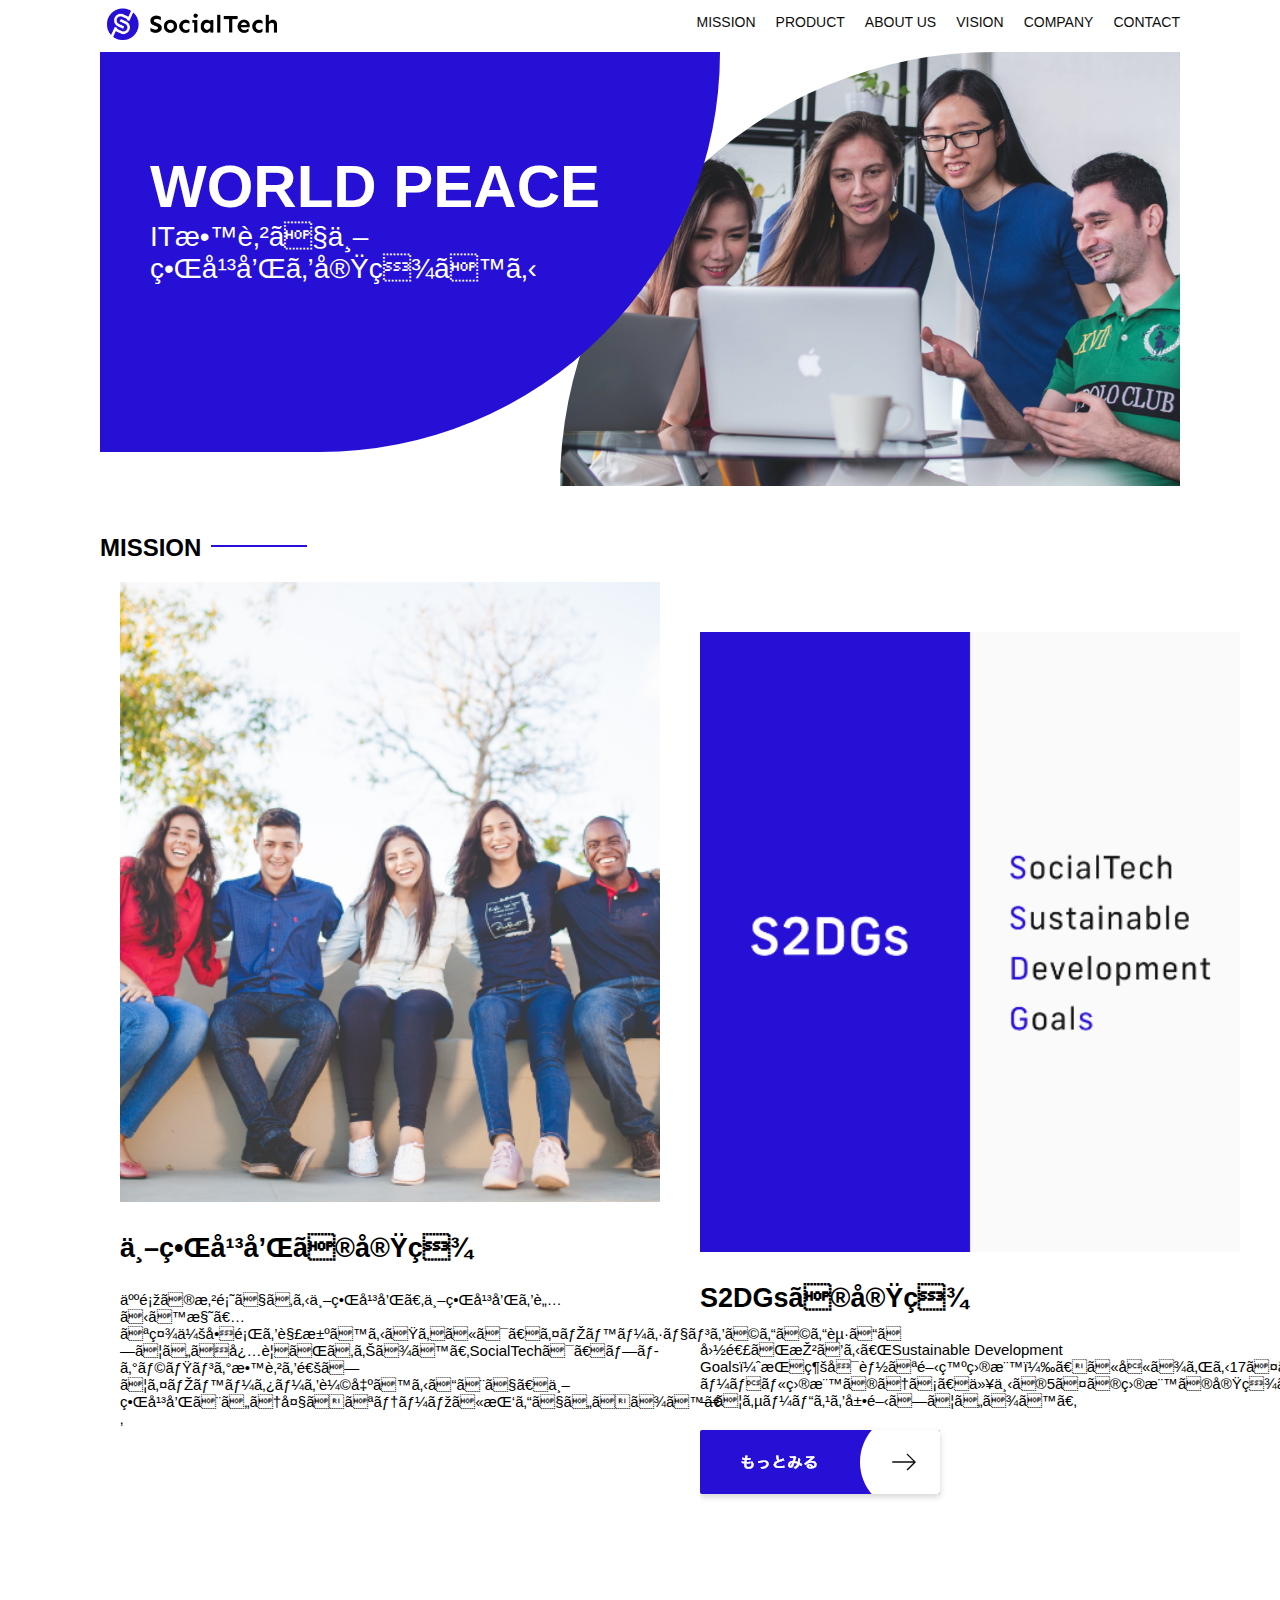
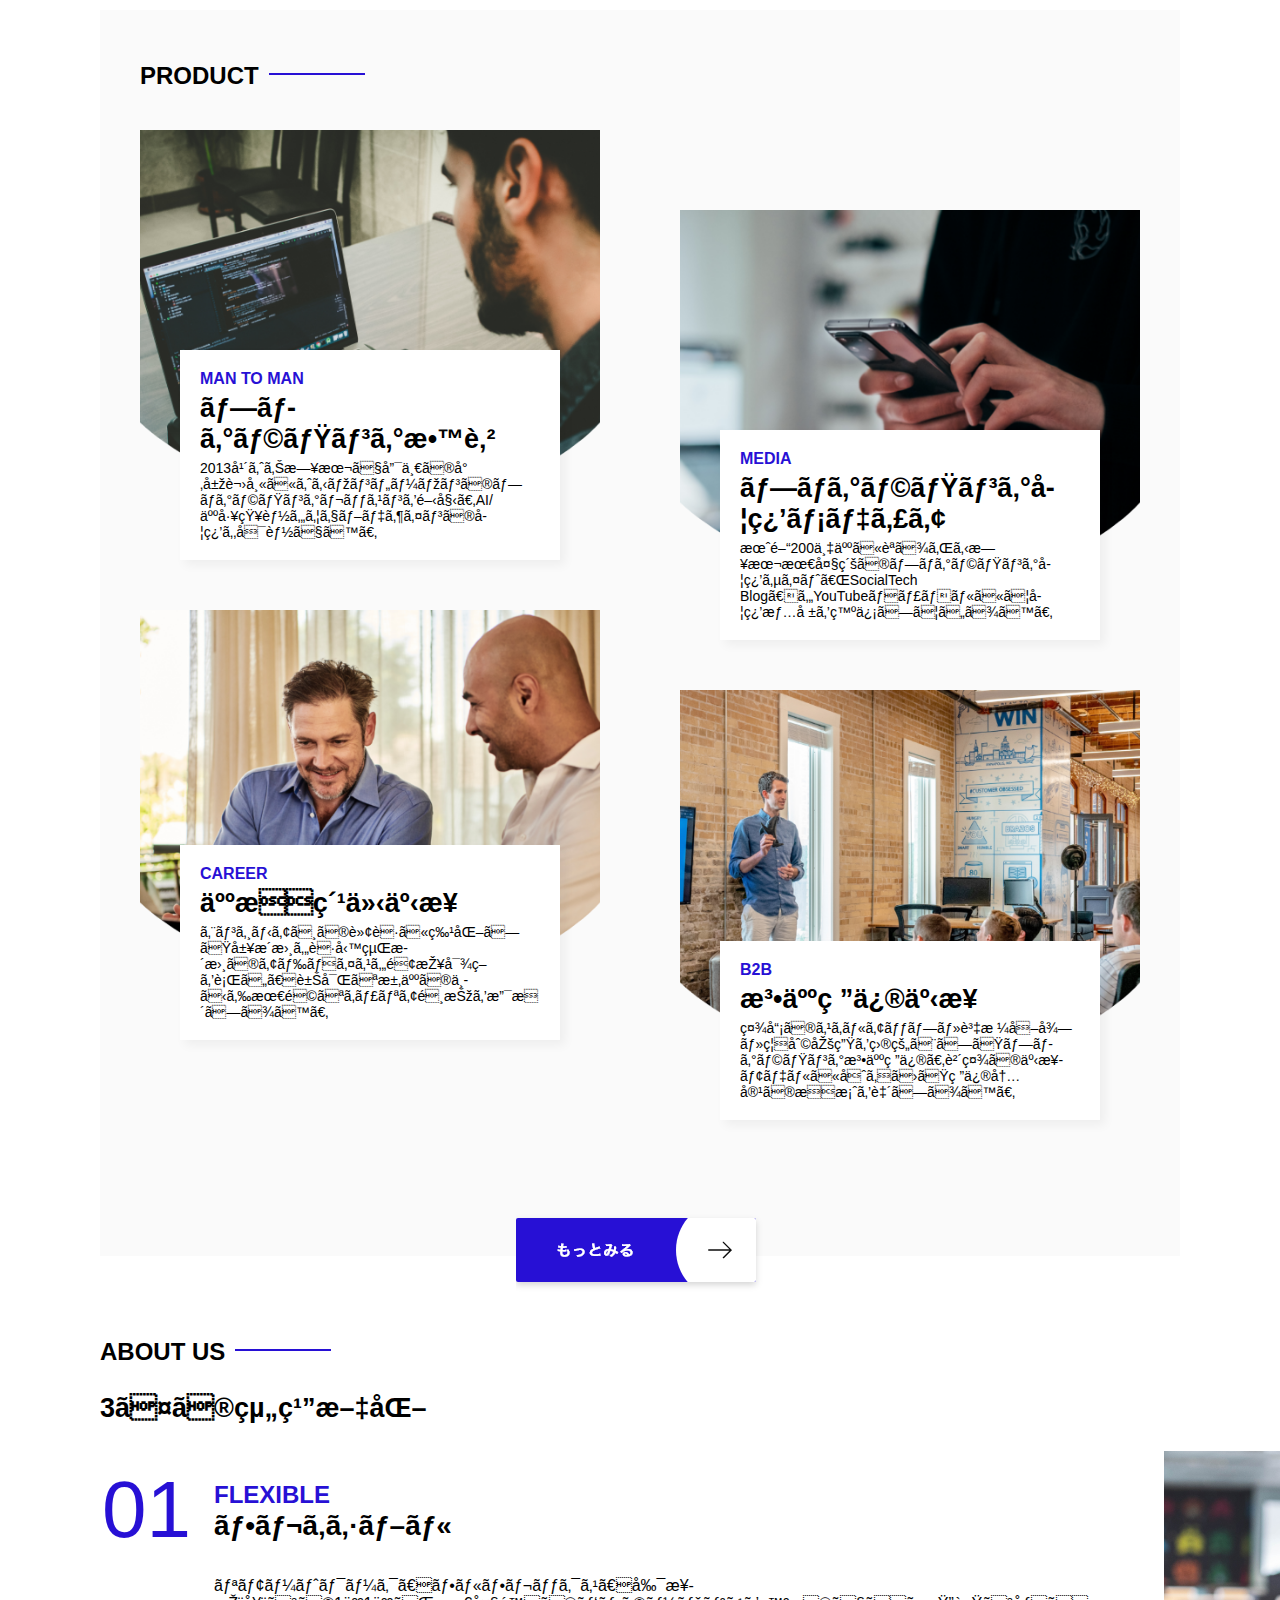
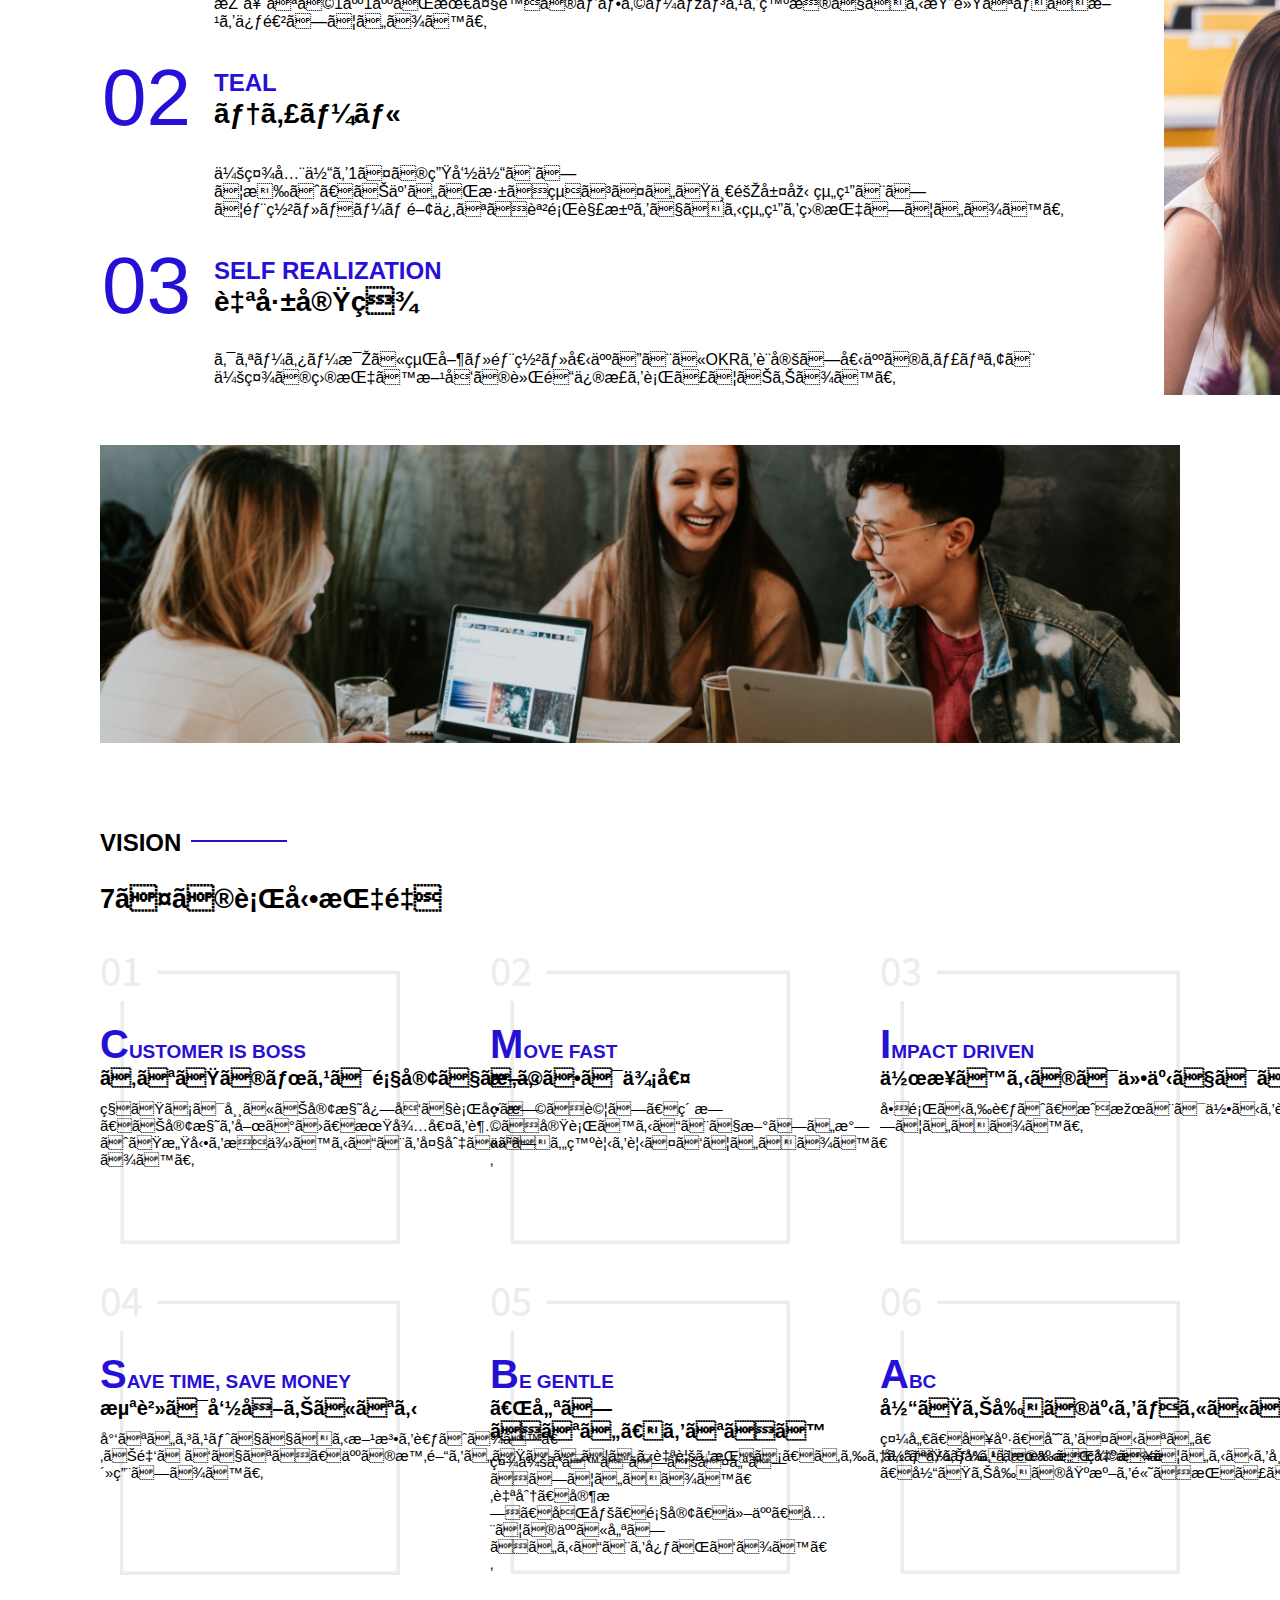
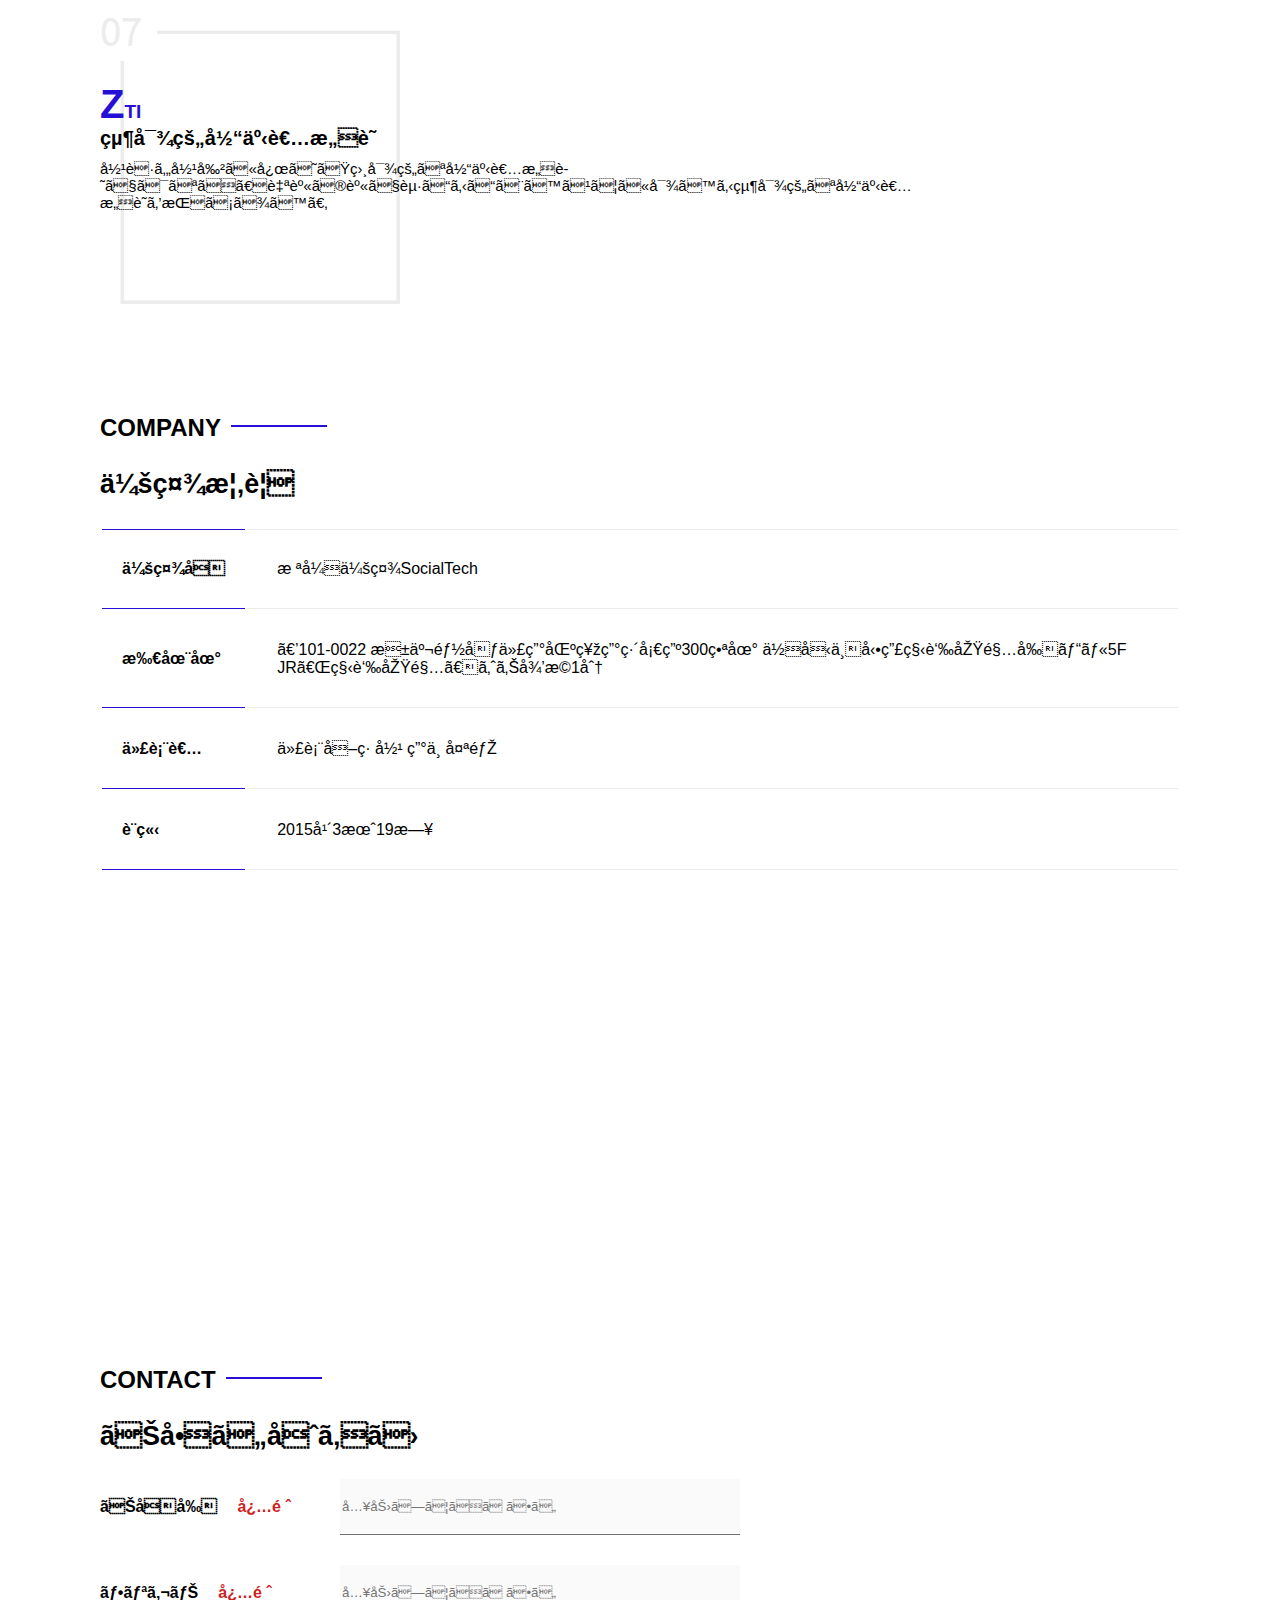
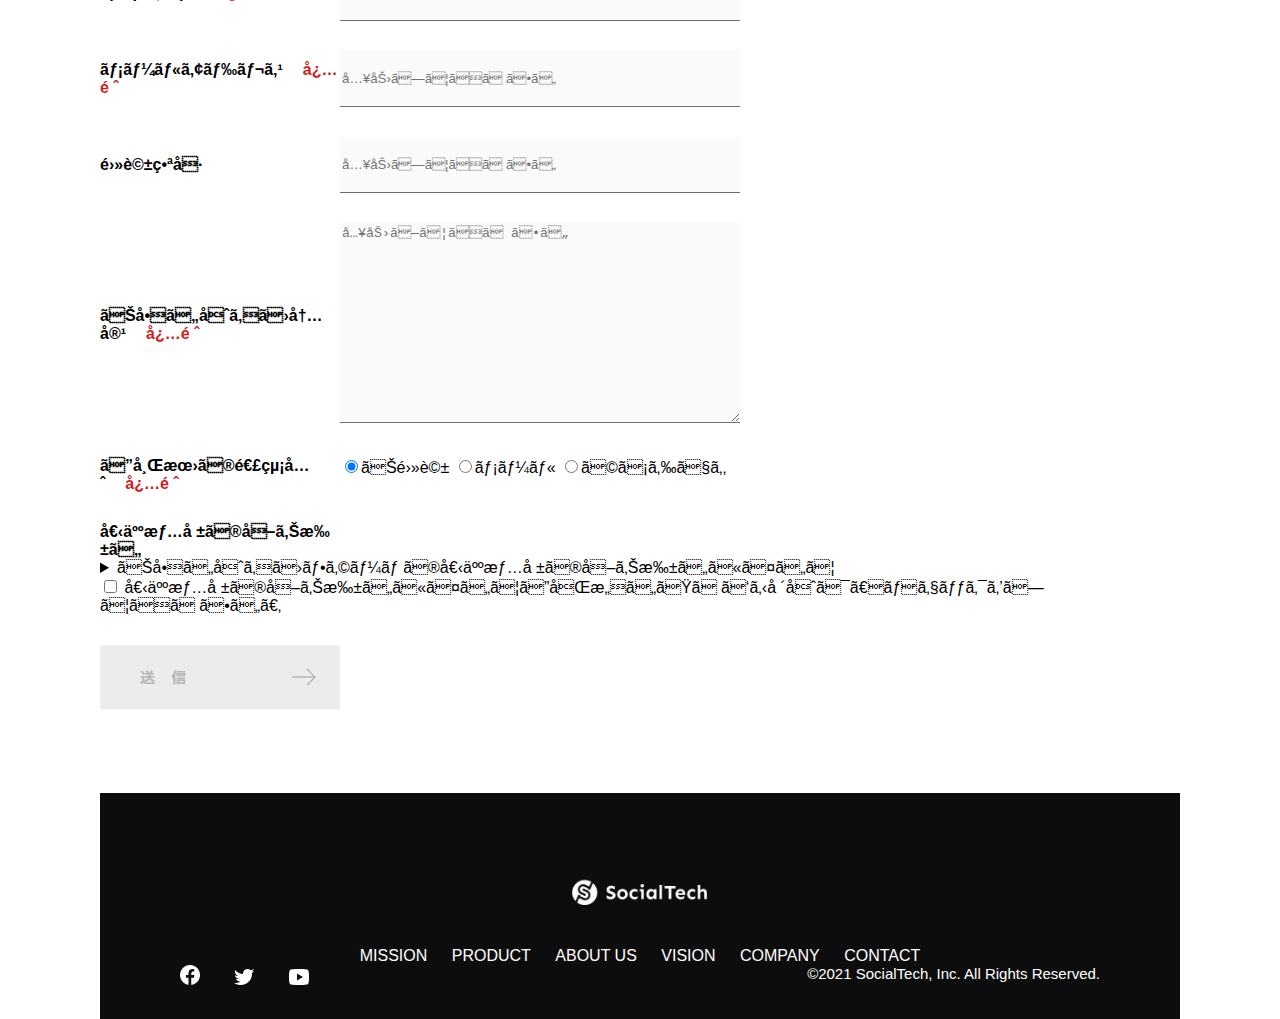
<file: kadai_tutorial_output/index.html>
<!DOCTYPE html>
<html>
	<head>
		<title>SocialTech</title>
		<meata charset-"UTF-8">
			<meta name="description" content="SocialTechはEdTech業界のリーディングカンパニーを目指します。">
			<meta name="viewport" content="width=device-width, initial-scale=1.0">
			<link rel="stylesheet" href="style.css">
	</head>

	<body>
		<!-- ヘッダー -->
		<header>
			<!-- ロゴ -->
			<a href="index.html" id="logo">
				<img src="images/logo.png" alt="トップページに戻る">
			</a>

			<!-- PC用ナビゲーション -->
			<nav id="nav-pc">
				<ul>
					<li><a href="mission.html">MISSION</a></li>
					<li><a href="product.html">PRODUCT</a></li>
					<li><a href="index.html#aboutus">ABOUT US</a></li>
					<li><a href="index.html#vision">VISION</a></li>
					<li><a href="index.html#company">COMPANY</a></li>
					<li><a href="index.html#contact">CONTACT</a></li>
				</ul>
			</nav>
			<!-- スマホ用メニューボタン -->
			<button id="menu-sp" onclick="document.getElementById('nav-sp').style.display = 'block'">
				<img src="images/button-menu.png" alt="ナビゲーションを開く">
			</button>
			<!-- スマホ用ナビゲーション -->
			<div id="nav-sp">
				<button id="close" onclick="document.getElementById('nav-sp').style.display = 'none'">
					<img src="images/button-close.png" alt="ナビゲーションを閉じる">
				</button>
				<nav>
					<ul>
						<li>
							<a id="logo-sp" href="index.html" onclick="document.getElementById('nav-sp').style.display = 'none'"><img
									src="images/logo-sp.png" alt="トップページに戻る"></a>
						</li>
						<li><a class="menu" href="mission.html"
								onclick="document.getElementById('nav-sp').style.display = 'none'">MISSION</a></li>
						<li><a class="menu" href="product.html"
								onclick="document.getElementById('nav-sp').style.display = 'none'">PRODUCT</a></li>
						<li><a class="menu" href="index.html#aboutus"
								onclick="document.getElementById('nav-sp').style.display = 'none'">ABOUT US</a></li>
						<li><a class="menu" href="index.html#vision"
								onclick="document.getElementById('nav-sp').style.display = 'none'">VISION</a></li>
						<li><a class="menu" href="index.html#company"
								onclick="document.getElementById('nav-sp').style.display = 'none'">COMPANY</a></li>
						<li><a class="menu" href="index.html#contact"
								onclick="document.getElementById('nav-sp').style.display = 'none'">CONTACT</a></li>
					</ul>
				</nav>
				<div id="sns">
					<a href="https://www.facebook.com/sejuku2013">
						<img src="images/button-facebook.png" alt="Facebookのリンク">
					</a>
					<a href="https://twitter.com/samuraijuku">
						<img src="images/button-twitter.png" alt="Twitterのリンク">
					</a>
					<a href="https://www.youtube.com/channel/UCCFOQO5aDK0xXam4cUQXT8g">
						<img src="images/button-youtube.png" alt="YouTubeのリンク">
					</a>
				</div>
			</div>
		</header>
		<main>
			<article>
				<!-- メインビジュアル -->
				<section id="main-visual">
					<div id="main-message">
						<h1>WORLD PEACE</h1>
						<p>IT教育で世界平和を実現する</p>
					</div>
					<img src="images/index/index-main.png" alat="PCの周りに集まる多国籍の仲間たち">
				</section>
				<!--ミッション-->
				<section id="mission">
					<h2 class="index-h2">MISSION</h2>
					<div id="mission-flex">
						<div>
							<img id="mission-photo" src="images/index/index-mission.png" alt="屋外のベンチで写真を撮影する多国籍の仲間たち">
							<h3>世界平和の実現</h3>
							<p>
								人類の悲願である世界平和。世界平和を脅かす様々な社会問題を解決するためには、イノベーションをどんどん起こしていく必要があります。SocialTechは、プログラミング教育を通してイノベーターを輩出することで、世界平和という大きなテーマに挑んでいきます。
							</p>
						</div>
						<div>
							<img id="s2dgs" src="images/index/s2dgs.png" alt="S2DGs">
							<h3>S2DGsの実現</h3>
							<p>国連が掲げる「Sustainable Development
								Goals（持続可能な開発目標）」に含まれる17つのグローバル目標のうち、以下の5つの目標の実現をミッションとしてサービスを展開しています。</p>
							<a href="mission.html">
								<img src="images/button-more.png" alt="もっとみる">
							</a>
						</div>
					</div>
				</section>
				<!-- プロダクト -->
				<section id="product">
					<h2 class="index-h2">PRODUCT</h2>
					<div class="product-flex">
						<div id="product-left">
							<div>
								<img class="product-photo" src="images/index/index-mantoman.png" alt="PCでコードを書く男性">
								<div class="product-explain">
									<span>MAN TO MAN</span>
									<h3>プログラミング教育</h3>
									<p>2013年より日本で唯一の専属講師によるマンツーマンのプログラミングレッスンを開始。AI/人工知能やウェブデザインの学習も可能です。</p>
								</div>
							</div>
							<div>
								<img class="product-photo" src="images/index/index-career.png" alt="笑顔で話し合う2人の男性">
								<div class="product-explain">
									<span>CAREER</span>
									<h3>人材紹介事業</h3>
									<p>エンジニアへの転職に特化した履歴書や職務経歴書のアドバイスや面接対策を行い、豊富な求人の中から最適なキャリア選択を支援します。</p>
								</div>
							</div>
						</div>
						<div id="product-right">
							<div>
								<img class="product-photo" src="images/index/index-media.png" alt="スマートフォンを操作する人">
								<div class="product-explain">
									<span>MEDIA</span>
									<h3>プログラミング学習メディア</h3>
									<p>月間200万人に読まれる日本最大級のプログラミング学習サイト「SocialTech Blog」やYouTubeチャネルにて学習情報を発信しています。</p>
								</div>
							</div>
							<div>
								<img class="product-photo" src="images/index/index-b2b.png" alt="講演中の男性とそれを聴く人々">
								<div class="product-explain">
									<span>B2B</span>
									<h3>法人研修事業</h3>
									<p>社員のスキルアップ・資格取得・福利厚生を目的としたプログラミング法人研修。貴社の事業モデルに合わせた研修内容の提案を致します。</p>
								</div>
							</div>
						</div>
					</div>
					<div id="product-more">
						<a href="product.html">
							<img src="images/button-more.png" alt="もっとみる">
						</a>
					</div>
				</section>
				<!-- ABOUT US -->
				<section id="aboutus">
					<h2 class="index-h2">ABOUT US</h2>
					<h3>3つの組織文化</h3>
					<div>
						<table class="culture-table">
							<tr>
								<td class="culture-num">01</td>
								<th><span class="culture-en">FLEXIBLE</span><br>フレキシブル</th>
							</tr>
							<tr>
								<td>
									<!--空のセル-->
								</td>
								<td class="culture-description">リモートワーク、フルフレックス、副業推奨など1人1人が最大限のパフォーマンスを発揮できる柔軟な働き方を促進しています。</td>
							</tr>
							<tr>
								<td class="culture-num">02</td>
								<th><span class="culture-en">TEAL</span><br>ティール</th>
							</tr>
							<tr>
								<td>
									<!--空のセル-->
								</td>
								<td class="culture-description">会社全体を1つの生命体として捉え、お互いが深く結びついた一階層型 組織として部署・チーム関係なく課題解決をできる組織を目指しています。</td>
							</tr>
							<tr>
								<td class="culture-num">03</td>
								<th><span class="culture-en">SELF REALIZATION</span><br>自己実現</th>
							</tr>
							<tr>
								<td>
									<!--空のセル-->
								</td>
								<td class="culture-description">クオーター毎に経営・部署・個人ごとにOKRを設定し個人のキャリアと 会社の目指す方向の軌道修正を行っております。</td>
							</tr>
						</table>
						<img class="culture-img" src="images/index/index-aboutus1.png" alt="笑顔で話し合う2人の女性">
					</div>
					<img class="culture-img2" src="images/index/index-aboutus2.png" alt="笑顔で話し合う3人の男女">
				</section>
				<!-- VISION -->
				<section id="vision">
					<h2 class="index-h2">VISION</h2>
					<h3>7つの行動指針</h3>
					<div>
						<div class="vision-box">
							<img src="images/index/vision-01.png" alt="01">
							<div>
								<h4>CUSTOMER IS BOSS</h4>
								<h5>あなたのボスは顧客である</h5>
								<p>私たちは常にお客様志向で行動し、お客様を喜ばせ、期待値を超えた感動を提供することを大切にします。</p>
							</div>
						</div>
						<div class="vision-box">
							<img src="images/index/vision-02.png" alt="02">
							<div>
								<h4>MOVE FAST</h4>
								<h5>早さは価値</h5>
								<p>素早く試し、素早く実行することで新しい気付きや発見を見つけていきます。</p>
							</div>
						</div>
						<div class="vision-box">
							<img src="images/index/vision-03.png" alt="03">
							<div>
								<h4>IMPACT DRIVEN</h4>
								<h5>作業するのは仕事ではない</h5>
								<p>問題から考え、成果とは何かを考え続け、インパクトのある成果を生むために仕事をしていきます。</p>
							</div>
						</div>
						<div class="vision-box">
							<img src="images/index//vision-04.png" alt="04">
							<div>
								<h4>SAVE TIME, SAVE MONEY</h4>
								<h5>浪費は命取りになる</h5>
								<p>少ないコストでできる方法を考えます。お金だけでなく、人の時間をいただいている自覚を持ち、あらゆるリソースを有意義に活用します。</p>
							</div>
						</div>
						<div class="vision-box">
							<img src="images/index/vision-05.png" alt="05">
							<div>
								<h4>BE GENTLE</h4>
								<h5>「優しくない」をなくす</h5>
								<p>社会をすこしずつ優しくしていきます。自分、家族、同僚、顧客、他人、全ての人に優しくいることを心がけます。</p>
							</div>
						</div>
						<div class="vision-box">
							<img src="images/index/vision-06.png" alt="06">
							<div>
								<h4>ABC</h4>
								<h5>当たり前の事をバカにせずにちゃんとやる</h5>
								<p>礼儀、健康、嘘をつかない。当たり前の事が出来ているかを常に自問し、当たり前の基準を高く持って行動します。</p>
							</div>
						</div>
						<div class="vision-box">
							<img src="images/index/vision-07.png" alt="07">
							<div>
								<h4>ZTI</h4>
								<h5>絶対的当事者意識</h5>
								<p>役職や役割に応じた相対的な当事者意識ではなく、自身の身で起こることすべてに対する絶対的な当事者意識を持ちます。</p>
							</div>
						</div>
					</div>
				</section>
				<!-- COMPANY -->
				<section id="company">
					<h2 class="index-h2">COMPANY</h2>
					<h3>会社概要</h3>
					<table id="company-table">
						<tr>
							<th class="tableheader tableheader-first">会社名</th>
							<td class="cell cell-first">株式会社SocialTech</td>
						</tr>
						<tr>
							<th class="tableheader">所在地</th>
							<td class="cell">〒101-0022 東京都千代田区神田練塀町300番地 住友不動産秋葉原駅前ビル5F<br>JR「秋葉原駅」より徒歩1分</td>
						</tr>
						<tr>
							<th class="tableheader">代表者</th>
							<td class="cell">代表取締役 田中 太郎</td>
						</tr>
						<tr>
							<th class="tableheader">設立</th>
							<td class="cell">2015年3月19日</td>
						</tr>
					</table>
					<iframe
						src="https://www.google.com/maps/embed?pb=!1m18!1m12!1m3!1d3240.0688551336807!2d139.7720776771055!3d35.69992317258124!2m3!1f0!2f0!3f0!3m2!1i1024!2i768!4f13.1!3m3!1m2!1s0x60188fee13660e23%3A0x77137876edf742ac!2z5L2P5Y-L5LiN5YuV55Sj56eL6JGJ5Y6f6aeF5YmN44OT44Or!5e0!3m2!1sja!2sjp!4v1704858013291!5m2!1sja!2sjp"
						style="border: 0" allowfullscreen="" loading="lazy">
					</iframe>
				</section>
				<!-- お問い合わせフォーム -->
				<section id="contact">
					<h2 class="index-h2">CONTACT</h2>
					<h3>お問い合わせ</h3>
					<form>
						<div>
							<div class="contact-heading">
								<label class="contact-label">お名前<span class="contact-span">必須</span></label>
							</div>
							<div>
								<input type="text" name="name" placeholder="入力してください" class="contact-textbox">
							</div>
						</div>
						<div>
							<div class="contact-heading">
								<label class="contact-label">フリガナ<span class="contact-span">必須</span></label>
							</div>
							<div>
								<input type="text" name="hurigana" placeholder="入力してください" class="contact-textbox">
							</div>
						</div>
						<div>
							<div class="contact-heading">
								<label class="contact-label">メールアドレス<span class="contact-span">必須</span></label>
							</div>
							<div>
								<input type="text" name="email" placeholder="入力してください" class="contact-textbox">
							</div>
						</div>
						<div>
							<div class="contact-heading">
								<label class="contact-label">電話番号</label>
							</div>
							<div>
								<input type="text" name="tel" placeholder="入力してください" class="contact-textbox">
							</div>
						</div>
						<div>
							<div class="contact-heading">
								<label class="contact-label">お問い合わせ内容<span class="contact-span">必須</span></label>
							</div>
							<div>
								<textarea class="contact-textarea" placeholder="入力してください" name="message"></textarea>
							</div>
						</div>
						<div>
							<div class="contact-heading">
								<label class="contact-label">ご希望の連絡先<span class="contact-span">必須</span></label>
							</div>
							<div>
								<input class="radiobutton" type="radio" value="tel" name="contact" checked><label>お電話</label>
								<input class="radiobutton" type="radio" value="mail" name="contact"><label>メール</label>
								<input class="radiobutton" type="radio" value="both" name="contact"><label>どちらでも</label>
							</div>
						</div>
						<div>
							<div class="contact-heading">
								<label class="contact-label">個人情報の取り扱い</label>
							</div>
							<div>
								<details>
									<summary>お問い合わせフォームの個人情報の取り扱いについて</summary>
									<div>
										<dl>
											<dt>１．組織の名称又は氏名</dt>
											<dd>株式会社SocialTech</dd>
											<dt>２．個人情報保護管理者（若しくはその代理人）の氏名又は職名、所属及び連絡先</dt>
											<dd>
												<p>鈴木 一郎 コーポレート部</p>
												<p>メールアドレス：samurai@example.com</p>
												<p>TEL：03-1234-5678</p>
											</dd>
											<dt>３．個人情報の利用目的</dt>
											<dd>
												<ul>
													<li>本サービス及び本サービスに関連する情報の提供又はそれらに関する連絡のため</li>
													<li>ユーザーの本人確認のため</li>
													<li>当社サービスのご案内のため</li>
													<li>当社の商品等の広告または宣伝（電子メールによるものを含むものとします。）</li>
												</ul>
											</dd>
											<dt>４．個人情報の取り扱い業務の委託</dt>
											<dd>
												個人情報の取扱業務の全部または一部を外部に業務委託する場合があります。その際、弊社は、個人情報を適切に保護できる管理体制を敷き実行していることを条件として委託先を厳選したうえで、機密保持契約を委託先と締結し、お客様の個人情報を厳密に管理させます。
											</dd>
											<dt>５．個人情報の開示等の請求</dt>
											<dd>
												お客様は、弊社に対してご自身の個人情報の開示等（利用目的の通知、開示、内容の訂正・追加・削除、利用の停止または消去、第三者への提供の停止）に関して、当社問合わせ窓口に申し出ることができます。<br>
												その際、弊社はお客様ご本人を確認させていただいたうえで、合理的な期間内に対応いたします。<br>
												なお、個人情報に関する弊社問合わせ先は、次の通りです。
											</dd>
											<dd>
												<p>株式会社SocialTech　個人情報問合せ窓口</p>
												<p>〒150-0043　東京都千代田区神田練塀町300番地 住友不動産秋葉原駅前ビル5F</p>
												<p>メールアドレス：samurai@example.com　TEL：03-1234-5678</p>
											</dd>

											<dt>６．個人情報を提供されることの任意性について</dt>
											<dd>お客様がご自身の個人情報を弊社に提供されるか否かは、お客様のご判断によりますが、もしご提供されない場合には、適切なサービスが提供できない場合がありますので予めご了承ください。</dd>
										</dl>
									</div>
								</details>
								<input type="checkbox" name="agree">
								<span>個人情報の取り扱いについてご同意いただける場合は、チェックをしてください。</span>
							</div>
						</div>
						<input type="image" src="images/button-submit.png" alt="送信する">
					</form>
				</section>
			</article>
		</main>

		<footer>
			<div id="footer-logo">
				<img src="images/logo-sp.png" alt="SocialTech">
			</div>
			<div id="footer-link">
				<a href="mission.html">MISSION</a>
				<a href="product.html">PRODUCT</a>
				<a href="index.html#aboutus">ABOUT US</a>
				<a href="index.html#vision">VISION</a>
				<a href="index.html#company">COMPANY</a>
				<a href="index.html#contact">CONTACT</a>
			</div>
			<div id="sns-footer">
				<div class="sns-btns">
					<a href="https://www.facebook.com/sejuku2013"><img src="images/button-facebook.png" alt="Facebookのリンク"></a>
					<a href="https://twitter.com/samuraijuku"><img src="images/button-twitter.png" alt="Twitterのリンク"></a>
					<a href="https://www.youtube.com/channel/UCCFOQO5aDK0xXam4cUQXT8g"><img src="images/button-youtube.png"
							alt="YouTubeのリンク"></a>
				</div>
				<p id="copyright">&copy;2021 SocialTech, Inc. All Rights Reserved.</p>
			</div>
		</footer>

	</body>
</html>
</file>
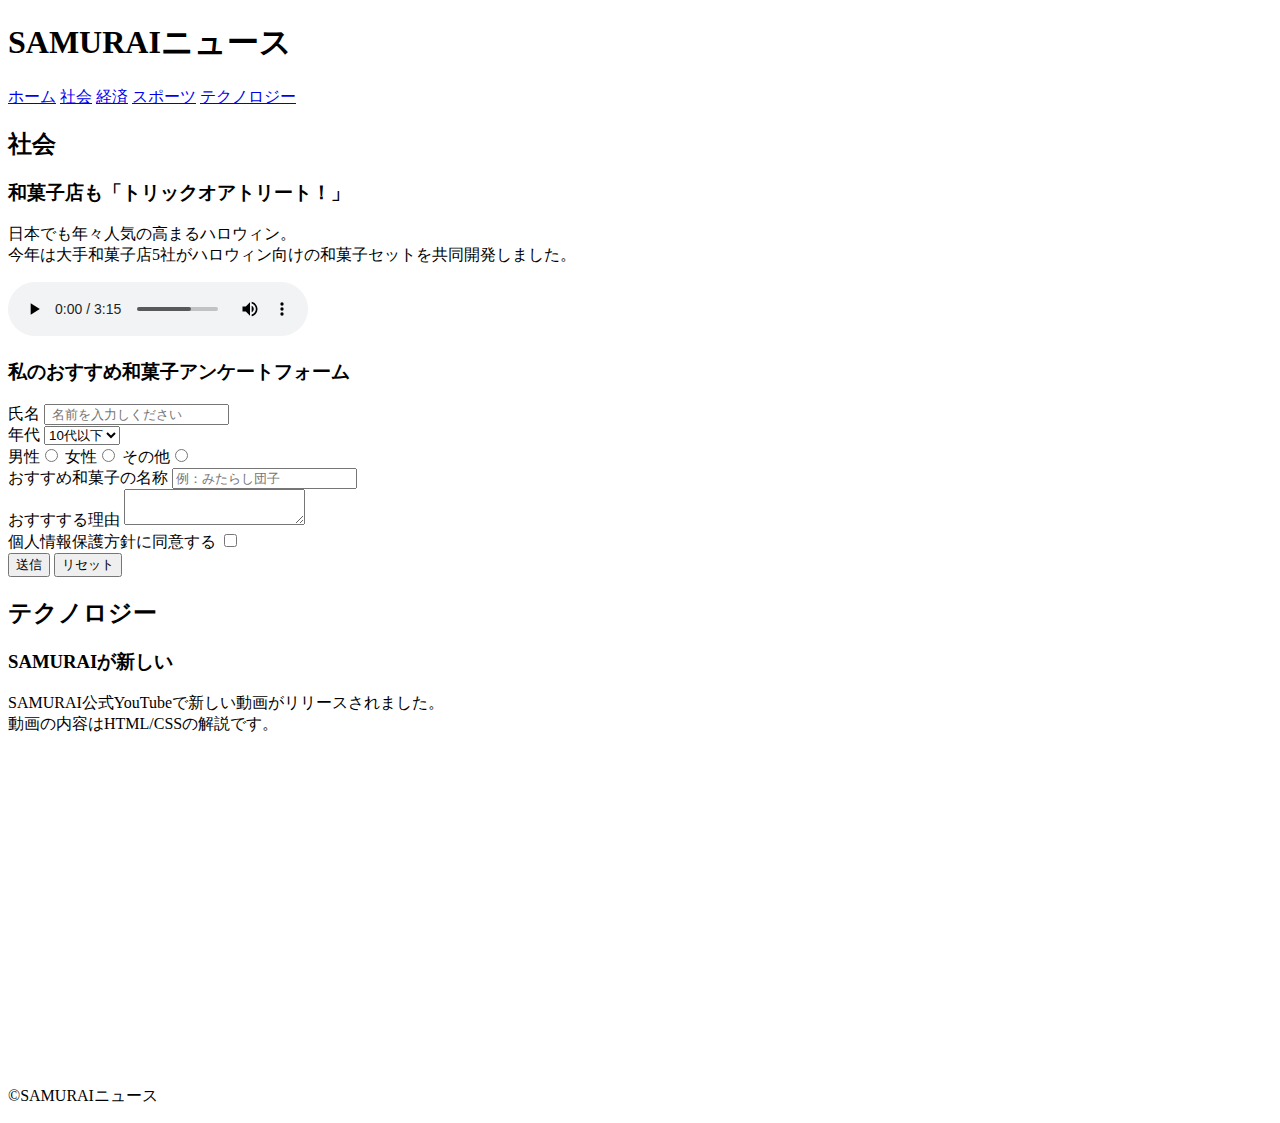
<file: kadai_008/kadai_008.html>
<!DOCTYPE html>
<html>
<head>
  <title>8章課題</title>
  <meta name="description" content="このページは8章の課題です。">
  <meta charset="UTF-8">
</head>
<body>
  <header>
    <h1>SAMURAIニュース</h1>
    <nav>
      <a href="https://www.sejuku.net/">ホーム</a>
      <a href="https://www.sejuku.net/">社会</a>
      <a href="https://www.sejuku.net/">経済</a>
      <a href="https://www.sejuku.net/">スポーツ</a>
      <a href="https://www.sejuku.net/">テクノロジー</a>
    </nav>
  </header>
  <main>
    <article>
      <h2>社会</h2>
      <section>
        <h3>和菓子店も「トリックオアトリート！」</h3>
        <p>
          日本でも年々人気の高まるハロウィン。<br>
          今年は大手和菓子店5社がハロウィン向けの和菓子セットを共同開発しました。
        </p>
        <audio src="ichi.mp3" controls></audio>
      </section>
      <section>
        <h3>私のおすすめ和菓子アンケートフォーム</h3>
        <form>
          <label>氏名</label>
          <input type="text" placeholder=" 名前を入力しください">
          <br>
          <label>年代</label>
          <select>
            <option>10代以下</option>
            <option>20代</option>
            <option>30代</option>
            <option>40代</option>
          </select>
          <br>
          <label>男性</label><input type="radio" name="gender">
          <label>女性</label><input type="radio" name="gender">
          <label>その他</label><input type="radio" name="gender">
          <br>
          <label>おすすめ和菓子の名称</label>
          <input type="text" placeholder="例：みたらし団子">
          <br>
          <label>おすすする理由</label>
          <textarea></textarea>
          <br>
          <label>個人情報保護方針に同意する</label>
          <input type="checkbox">
          <br>
          <input type="submit" value="送信">
          <input type="reset" value="リセット">
        </form>
      </section>
    </article>
    <article>
      <h2>テクノロジー</h2>
      <section>
        <h3>SAMURAIが新しい</h3>
        <p>
          SAMURAI公式YouTubeで新しい動画がリリースされました。<br>
          動画の内容はHTML/CSSの解説です。
        </p>
        <iframe width="560" height="315" src="https://www.youtube.com/embed/2JLiGSUohEo?si=3Ce2p4DG2yNsjClp"
          title="YouTube video player" frameborder="0"
          allow="accelerometer; autoplay; clipboard-write; encrypted-media; gyroscope; picture-in-picture; web-share"
          referrerpolicy="strict-origin-when-cross-origin" allowfullscreen></iframe>
      </section>
    </article>
  </main>
  <footer>
    <p>&copy;SAMURAIニュース</p>
  </footer>
</body>
</html>
</file>
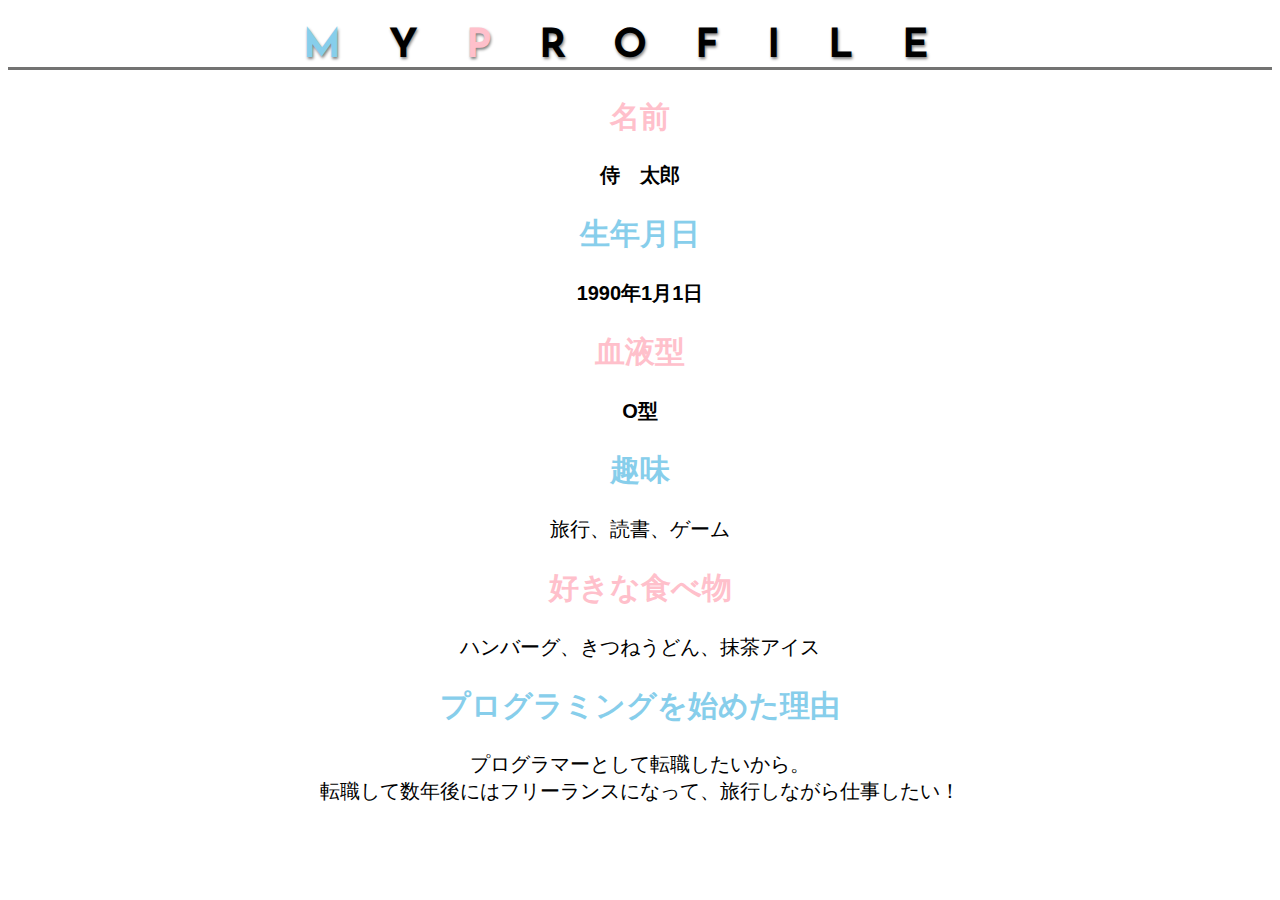
<file: kadai_015/kadai_015.html>
<!DOCTYPE html>
<html>
<head>
  <title>15章課題</title>
  <meta charset="UTF-8">
  <meta name="description" content="このページは15章の課題です。">
  <link rel="stylesheet" href="style.css">
  <link rel="preconnect" href="https://fonts.googleapis.com">
  <link rel="preconnect" href="https://fonts.gstatic.com" crossorigin>
  <link href="https://fonts.googleapis.com/css2?family=Josefin+Sans&display=swap" rel="stylesheet">
</head>
<body>
  <h1><span class="blue">M</span>Y<span class="pink">P</span>ROFILE</h1>
  <div id="basic">
    <h2 class="pink">名前</h2>
    <p>侍　太郎</p>
    <h2 class="blue">生年月日</h2>
    <p>1990年1月1日</p>
    <h2 class="pink">血液型</h2>
    <p>O型</p>
  </div>
  <h2 class="blue">趣味</h2>
  <p>旅行、読書、ゲーム</p>
  <h2 class="pink">好きな食べ物</h2>
  <p>ハンバーグ、きつねうどん、抹茶アイス</p>
  <h2 class="blue">プログラミングを始めた理由</h2>
  <p>プログラマーとして転職したいから。<br>転職して数年後にはフリーランスになって、旅行しながら仕事したい！</p>
</body>
</html>
</file>
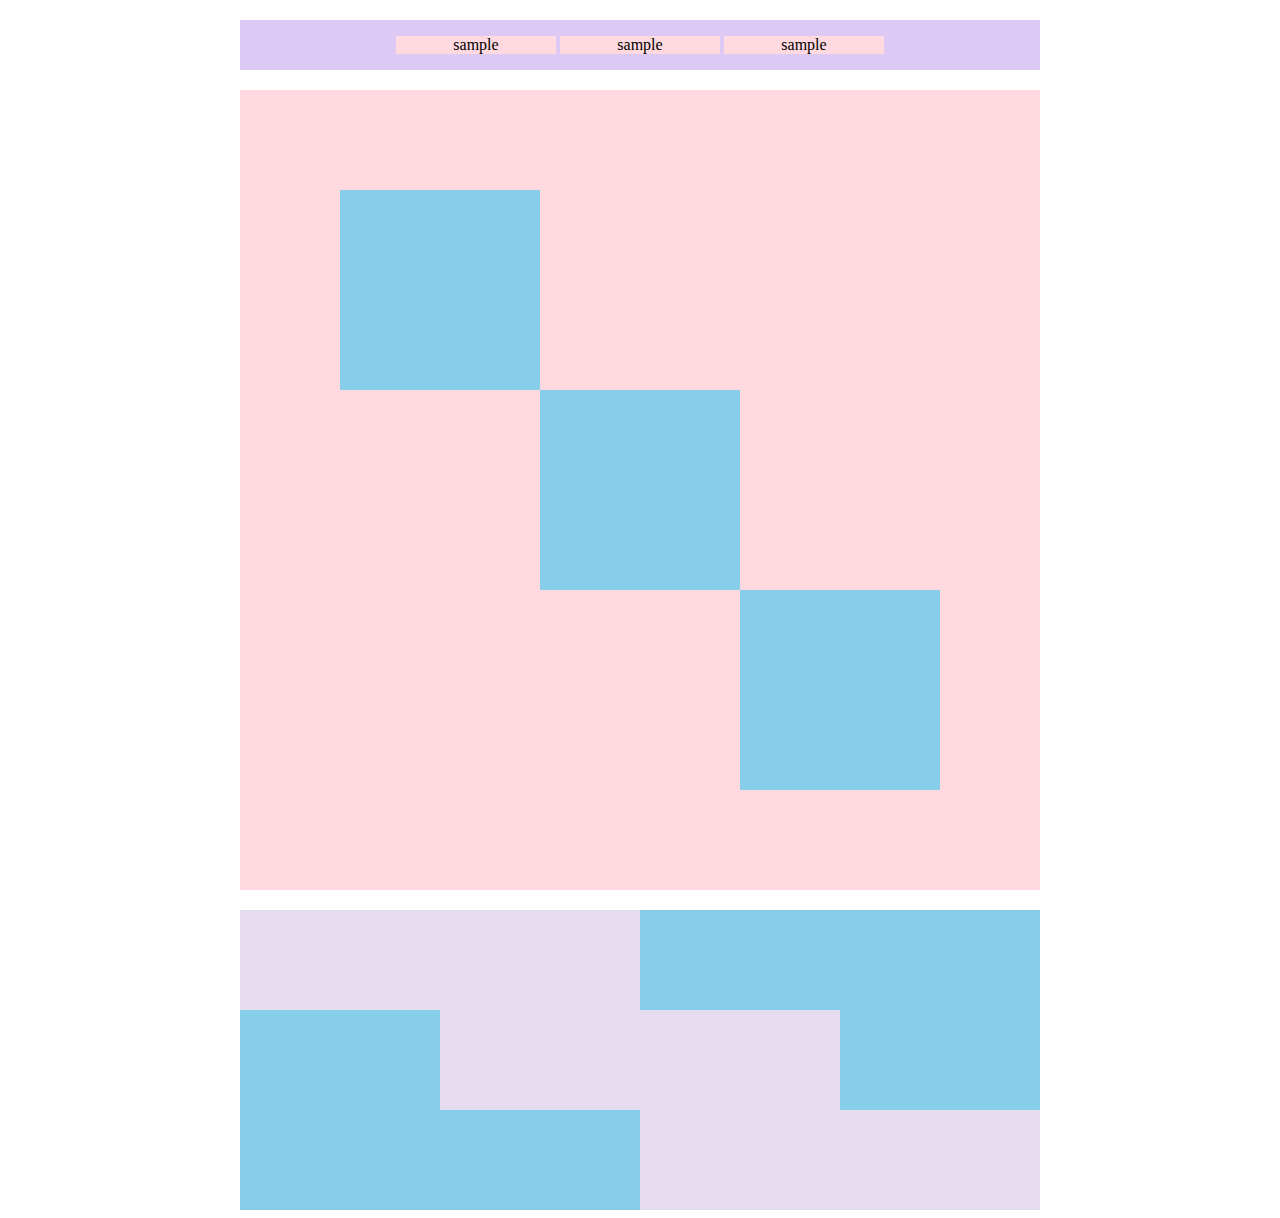
<file: kadai_018/kadai_018.html>
<!DOCTYPE html>
<html>
<head>
  <meta charset="UTF-8">
  <link rel="stylesheet" href="style.css">
  <meta name="description" content="このページは18章の課題です。">
  <title>18章課題</title>
</head>
<body>
  <div id="top">
    <p class="top-child">sample</p>
    <p class="top-child">sample</p>
    <p class="top-child">sample</p>
  </div>
  <div id="middle">
    <div id="middle-child01"></div>
    <div id="middle-child02"></div>
    <div id="middle-child03"></div>
  </div>
  <div id="bottom">
    <div id="bottom-child01"></div>
    <div id="bottom-child02"></div>
    <div id="bottom-child03"></div>
  </div>
</body>
</html>
</file>
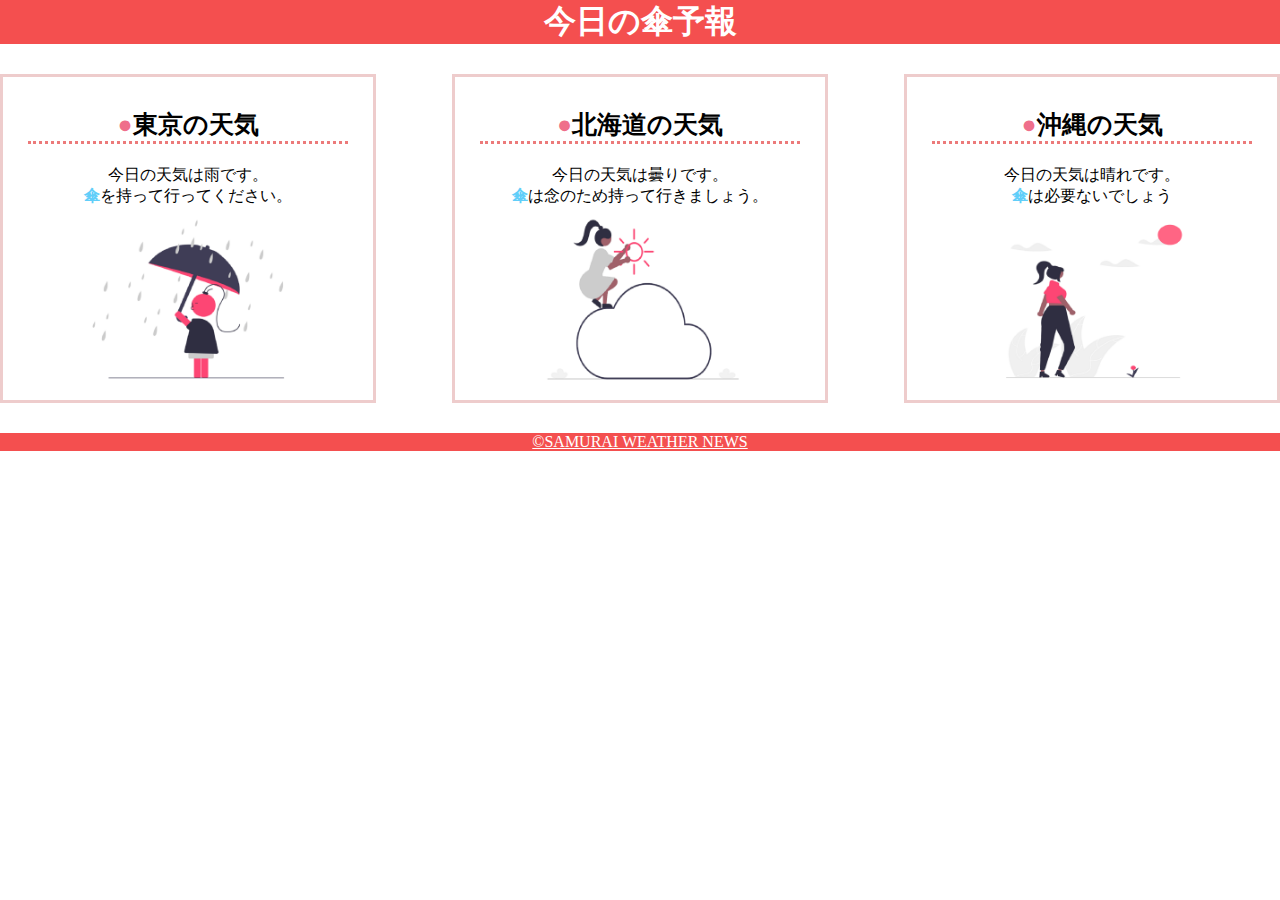
<file: kadai_022/kadai_022.html>
<!DOCTYPE html>
<html>
    <head>
        <meta charset="UTF-8">
        <meta name="viewport" content="width=device-width, initial-scale=1.0">
        <link rel="stylesheet" href="style.css">
        <meta name="description" content="このページは22章の課題です。">
        <title>22章課題</title>
    </head>
    <body>
       
        <header>
            <h1>今日の傘予報</h1>
        </header>  
 
        <main>

            <div id="parent">
                <div class="contents">
                    <h2>東京の天気</h2>
                    <p>今日の天気は雨です。</p>
                    <p>傘を持って行ってください。</p>
                    <img src="images/rainy.png" alt="雨">
                </div>
 
                <div class="contents">
                    <h2>北海道の天気</h2>
                    <p>今日の天気は曇りです。</p>
                    <p>傘は念のため持って行きましょう。</p>
                    <img src="images/cloudy.png" alt="曇り">
                </div>
 
                <div class="contents">
                    <h2>沖縄の天気</h2>
                    <p>今日の天気は晴れです。</p>
                    <p>傘は必要ないでしょう</p>
                    <img src="images/sunny.png" alt="晴れ">
                </div>

            </div>    
 
        </main>
 
        <footer>
            <a href="https://www.sejuku.net/corp/">&copy;SAMURAI WEATHER NEWS</a>
         </footer>
 
    </body>
</html>
</file>
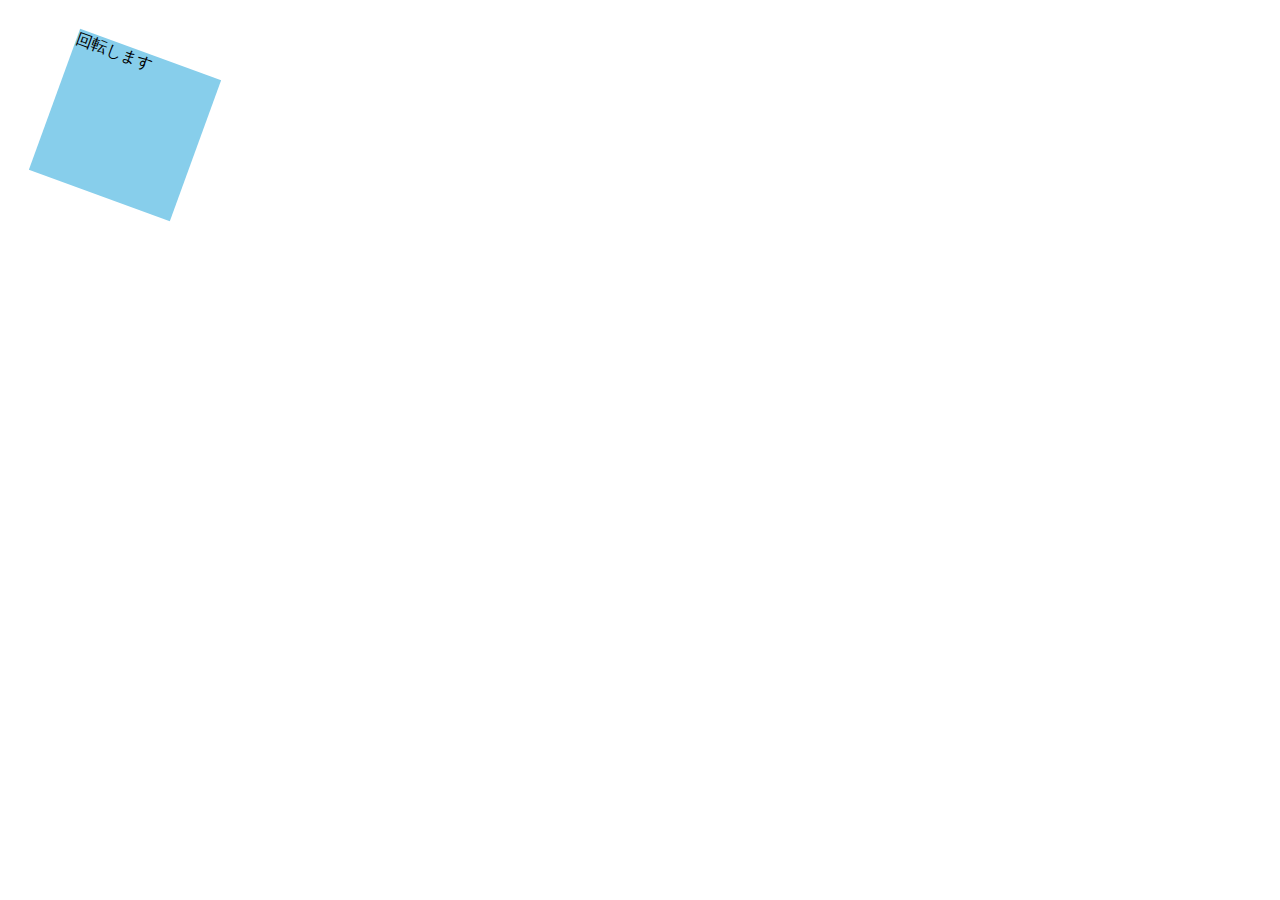
<file: kadai_mdn_css/mdn.html>
<!DOCTYPE html>
<html>

<head>
    <style>
        div {
            position: absolute;
            left: 50px;
            top: 50px;
            width: 150px;
            height: 150px;
            background-color: skyblue;
            transform: rotate(20deg);
        }
    </style>
</head>

<body>
    <div>
        回転します
    </div>

</body>

</html>
</file>
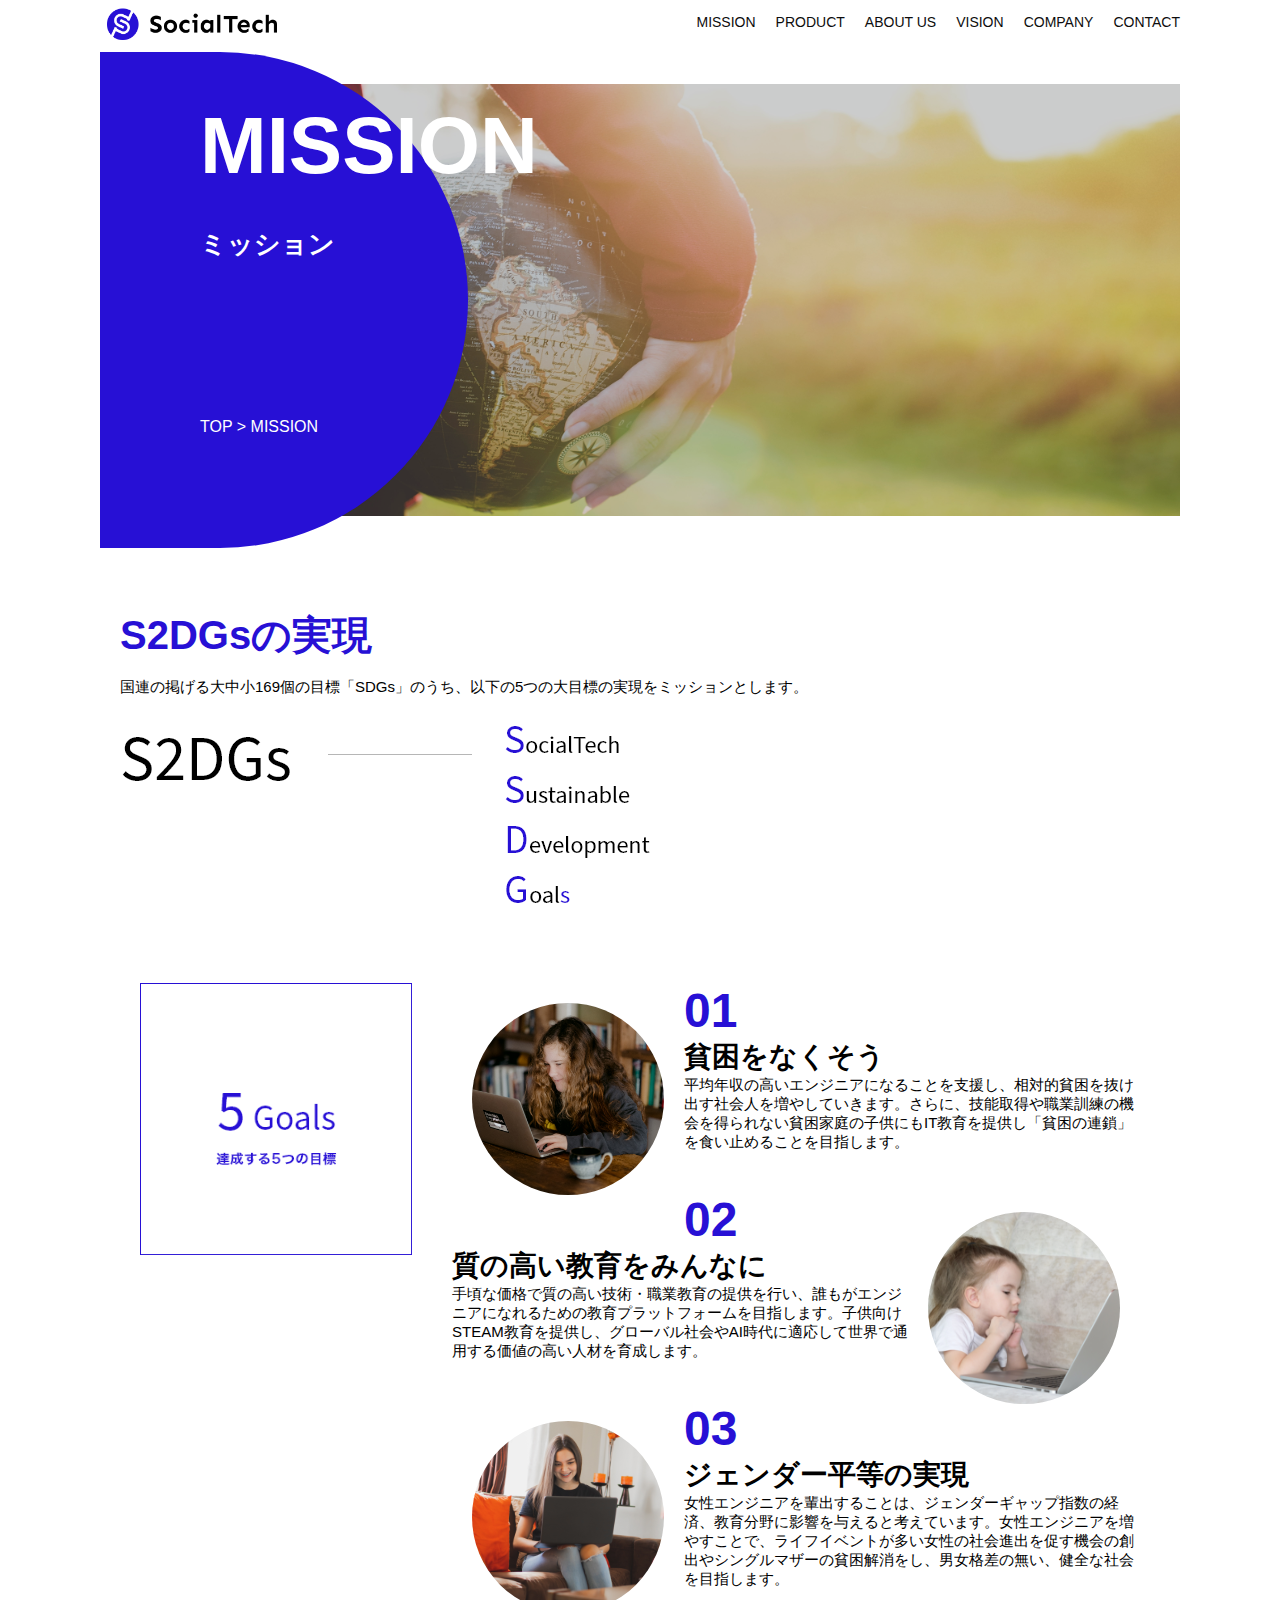
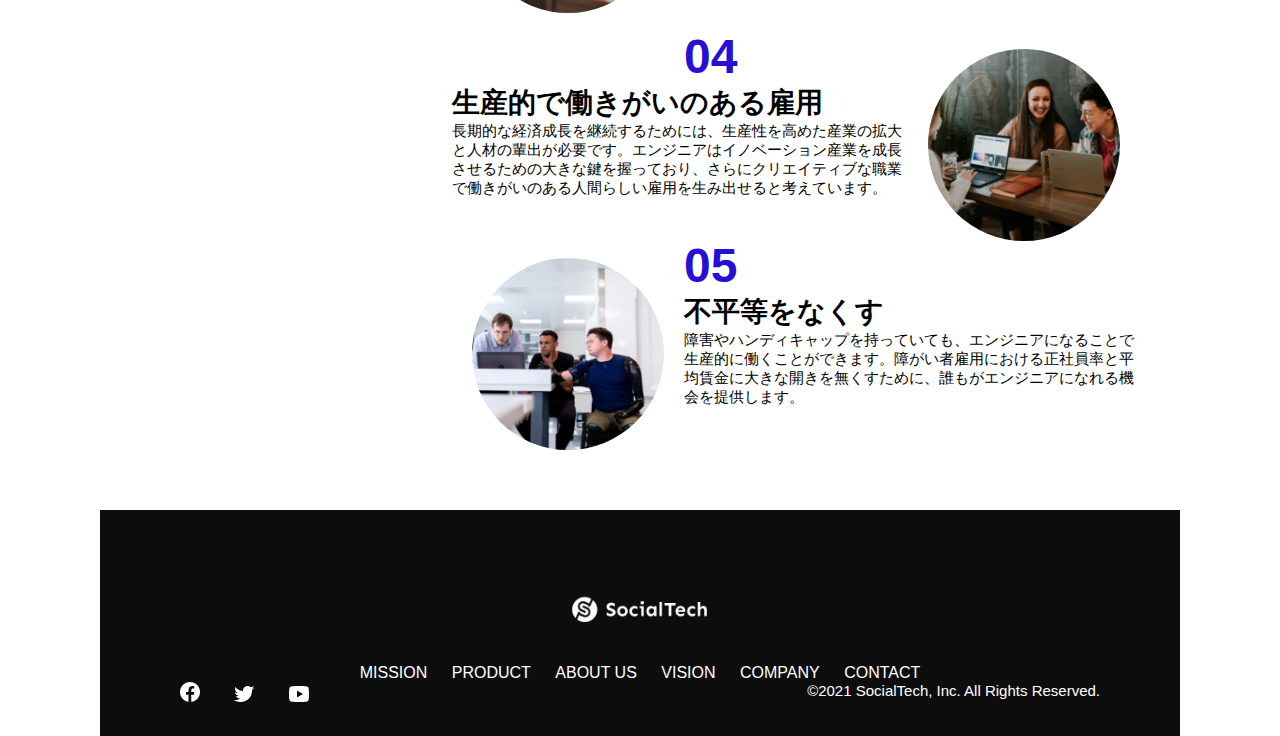
<file: kadai_tutorial_output/mission.html>
<!DOCTYPE html>
<html>

<head>
  <title>SocialTech - MISSION ミッション -</title>
  <meta charset="utf-8">
  <meta name="description" content="SocialTechが目指す5つの目標（S2DGs）を紹介します">
  <meta name="viewport" content="width=device-width, initial-scale=1.0">
  <link rel="stylesheet" href="style.css">
</head>

<body>
  <!-- ヘッダー -->
  <header>
    <!-- ロゴ -->
    <a href="index.html" id="logo">
      <img src="images/logo.png" alt="トップページに戻る">
    </a>

    <!-- PC用ナビゲーション -->
    <nav id="nav-pc">
      <ul>
        <li><a href="mission.html">MISSION</a></li>
        <li><a href="product.html">PRODUCT</a></li>
        <li><a href="index.html#aboutus">ABOUT US</a></li>
        <li><a href="index.html#vision">VISION</a></li>
        <li><a href="index.html#company">COMPANY</a></li>
        <li><a href="index.html#contact">CONTACT</a></li>
      </ul>
    </nav>

    <!-- スマホ用メニューボタン -->
    <button id="menu-sp" onclick="document.getElementById('nav-sp').style.display = 'block'">
      <img src="images/button-menu.png" alt="ナビゲーションを開く">
    </button>

    <!-- スマホ用ナビゲーション -->
    <div id="nav-sp">
      <button id="close" onclick="document.getElementById('nav-sp').style.display = 'none'">
        <img src="images/button-close.png" alt="ナビゲーションを閉じる">
      </button>

      <nav>
        <ul>
          <li>
            <a id="logo-sp" href="index.html" onclick="document.getElementById('nav-sp').style.display = 'none'"><img
                src="images/logo-sp.png" alt="トップページに戻る"></a>
          </li>
          <li><a class="menu" href="mission.html"
              onclick="document.getElementById('nav-sp').style.display = 'none'">MISSION</a></li>
          <li><a class="menu" href="product.html"
              onclick="document.getElementById('nav-sp').style.display = 'none'">PRODUCT</a></li>
          <li><a class="menu" href="index.html#aboutus"
              onclick="document.getElementById('nav-sp').style.display = 'none'">ABOUT US</a></li>
          <li><a class="menu" href="index.html#vision"
              onclick="document.getElementById('nav-sp').style.display = 'none'">VISION</a></li>
          <li><a class="menu" href="index.html#company"
              onclick="document.getElementById('nav-sp').style.display = 'none'">COMPANY</a></li>
          <li><a class="menu" href="index.html#contact"
              onclick="document.getElementById('nav-sp').style.display = 'none'">CONTACT</a></li>
        </ul>
      </nav>
      <div id="sns">
        <a href="https://www.facebook.com/sejuku2013">
          <img src="images/button-facebook.png" alt="Facebookのリンク">
        </a>
        <a href="https://twitter.com/samuraijuku">
          <img src="images/button-twitter.png" alt="Twitterのリンク">
        </a>
        <a href="https://www.youtube.com/channel/UCCFOQO5aDK0xXam4cUQXT8g">
          <img src="images/button-youtube.png" alt="YouTubeのリンク">
        </a>
      </div>
    </div>
  </header>

  <main>
    <article>
      <section id="mission-main">
        <div class="mission-main-inner">
          <div id="mission-title">
            <h1>MISSION<br><span>ミッション</span></h1>
            <p>TOP > MISSION</p>
          </div>
        </div>
      </section>

      <section id="mission-s2dgs">
        <h2 class="mission-h2">S2DGsの実現</h2>
        <p>国連の掲げる大中小169個の目標「SDGs」のうち、以下の5つの大目標の実現をミッションとします。</p>
        <img src="images/mission/mission-s2dgs.png" alt="S2DGs">
      </section>

      <section id="mission-five-goals">
        <div class="five-goals-image">
          <img src="images/mission/mission-5goals.png" alt="5Goals">
        </div>
        <div class="five-goals-read">
          <div>
            <img class="fivegoals-image-left" src="images/mission/mission-5goals01.png" alt="PCを操作する女の子">
            <span class="fivegoals-number">01</span>
            <h3 class="fivegoals-h3">貧困をなくそう</h3>
            <p class="fivegoals-p">
              平均年収の高いエンジニアになることを支援し、相対的貧困を抜け出す社会人を増やしていきます。さらに、技能取得や職業訓練の機会を得られない貧困家庭の子供にもIT教育を提供し「貧困の連鎖」を食い止めることを目指します。
            </p>
          </div>
          <div>
            <img class="fivegoals-image-right" src="images/mission/mission-5goals02.png" alt="PCを見つめる小さい女の子">
            <span class="fivegoals-number">02</span>
            <h3 class="fivegoals-h3">質の高い教育をみんなに</h3>
            <p class="fivegoals-p">
              手頃な価格で質の高い技術・職業教育の提供を行い、誰もがエンジニアになれるための教育プラットフォームを目指します。子供向けSTEAM教育を提供し、グローバル社会やAI時代に適応して世界で通用する価値の高い人材を育成します。
            </p>
          </div>
          <div>
            <img class="fivegoals-image-left" src="images/mission/mission-5goals03.png" alt="PCを操作する女性">

            <span class="fivegoals-number">03</span>
            <h3 class="fivegoals-h3">ジェンダー平等の実現</h3>
            <p class="fivegoals-p">
              女性エンジニアを輩出することは、ジェンダーギャップ指数の経済、教育分野に影響を与えると考えています。女性エンジニアを増やすことで、ライフイベントが多い女性の社会進出を促す機会の創出やシングルマザーの貧困解消をし、男女格差の無い、健全な社会を目指します。
            </p>
          </div>
          <div>
            <img class="fivegoals-image-right" src="images/mission/mission-5goals04.png" alt="笑顔で話し合う3人の男女">
            <span class="fivegoals-number">04</span>
            <h3 class="fivegoals-h3">生産的で働きがいのある雇用</h3>
            <p class="fivegoals-p">
              長期的な経済成長を継続するためには、生産性を高めた産業の拡大と人材の輩出が必要です。エンジニアはイノベーション産業を成長させるための大きな鍵を握っており、さらにクリエイティブな職業で働きがいのある人間らしい雇用を生み出せると考えています。
            </p>
          </div>
          <div>
            <img class="fivegoals-image-left" src="images/mission/mission-5goals05.png" alt="障害を持つ男性が生き生きと働く様子">
            <span class="fivegoals-number">05</span>
            <h3 class="fivegoals-h3">不平等をなくす</h3>
            <p class="fivegoals-p">
              障害やハンディキャップを持っていても、エンジニアになることで生産的に働くことができます。障がい者雇用における正社員率と平均賃金に大きな開きを無くすために、誰もがエンジニアになれる機会を提供します。</p>
          </div>
        </div>
      </section>
    </article>
  </main>

  <footer>
    <div id="footer-logo">
      <img src="images/logo-sp.png" alt="SocialTech">
    </div>
    <div id="footer-link">
      <a href="mission.html">MISSION</a>
      <a href="product.html">PRODUCT</a>
      <a href="index.html#aboutus">ABOUT US</a>
      <a href="index.html#vision">VISION</a>
      <a href="index.html#company">COMPANY</a>
      <a href="index.html#contact">CONTACT</a>
    </div>
    <div id="sns-footer">
      <div class="sns-btns">
        <a href="https://www.facebook.com/sejuku2013"><img src="images/button-facebook.png" alt="Facebookのリンク"></a>
        <a href="https://twitter.com/samuraijuku"><img src="images/button-twitter.png" alt="Twitterのリンク"></a>
        <a href="https://www.youtube.com/channel/UCCFOQO5aDK0xXam4cUQXT8g"><img src="images/button-youtube.png"
            alt="YouTubeのリンク"></a>
      </div>
      <p id="copyright">&copy;2021 SocialTech, Inc. All Rights Reserved.</p>
    </div>
  </footer>

</body>

</html>
</file>
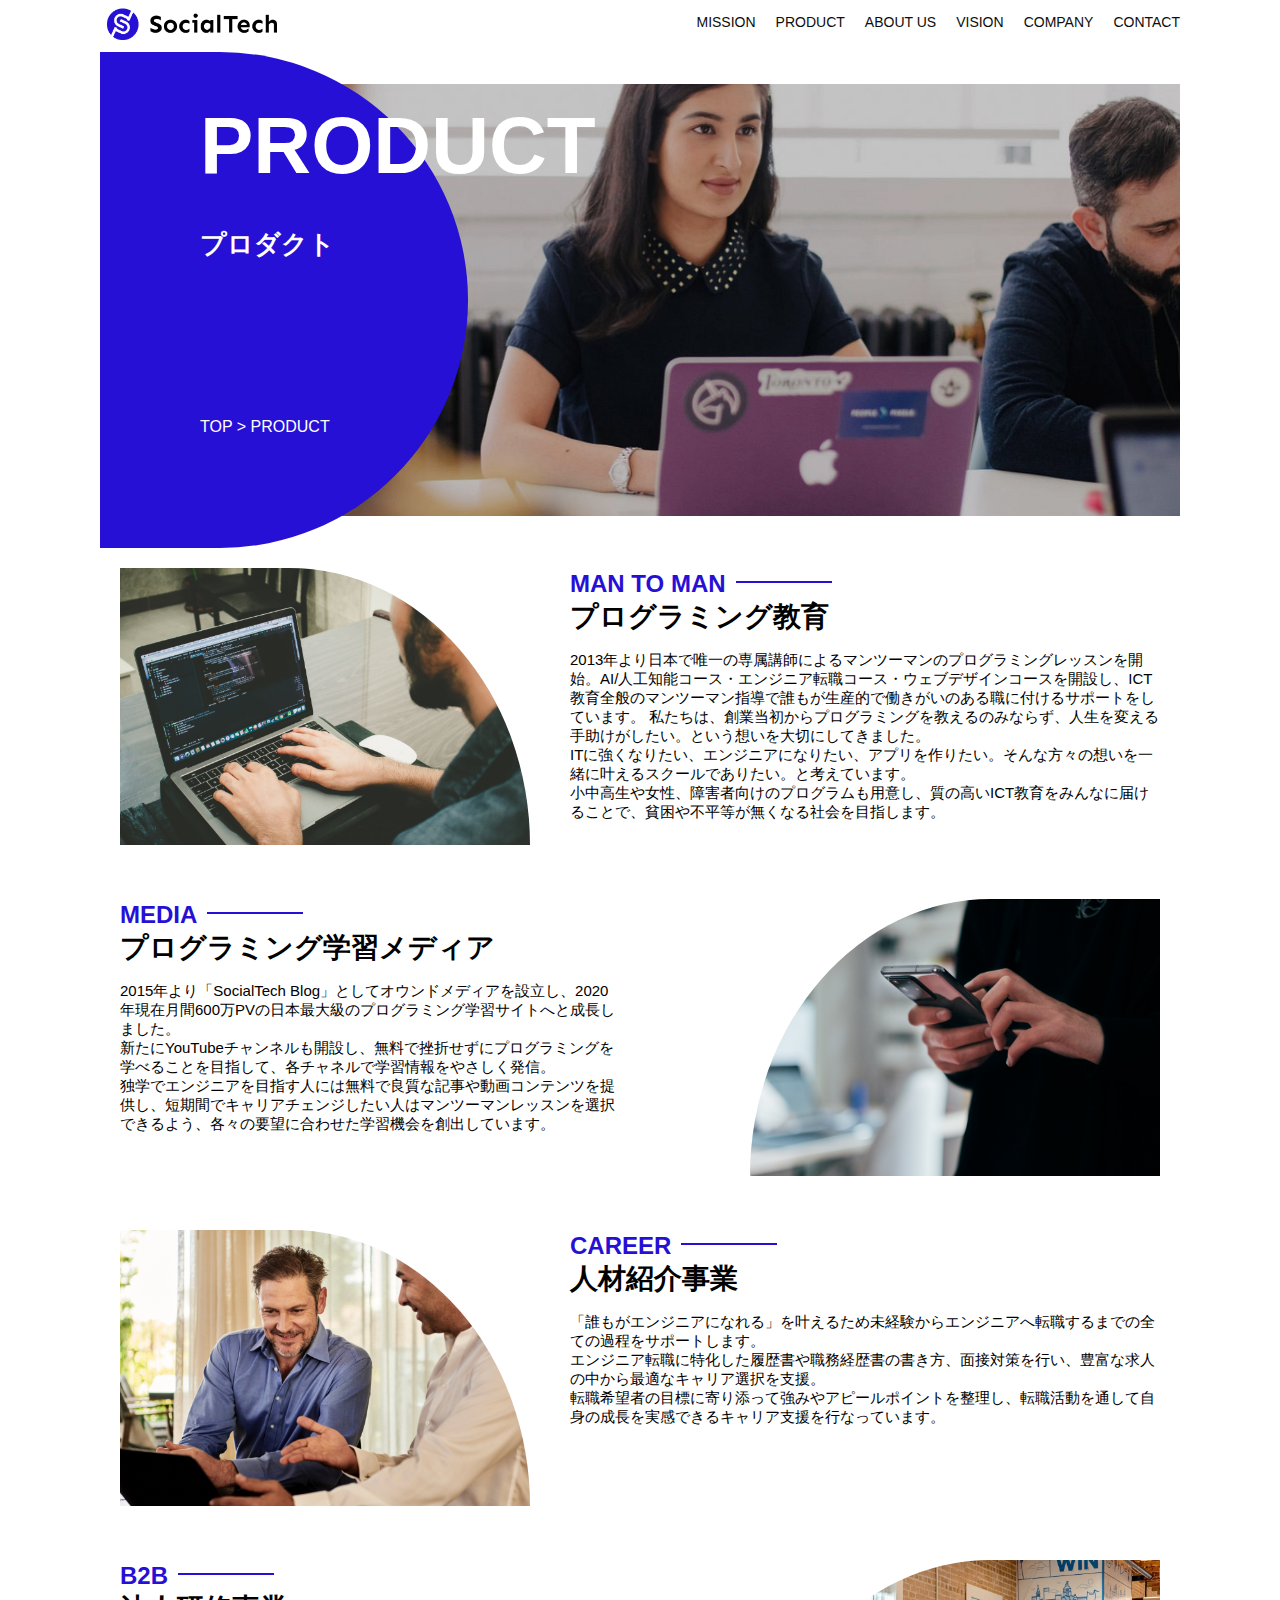
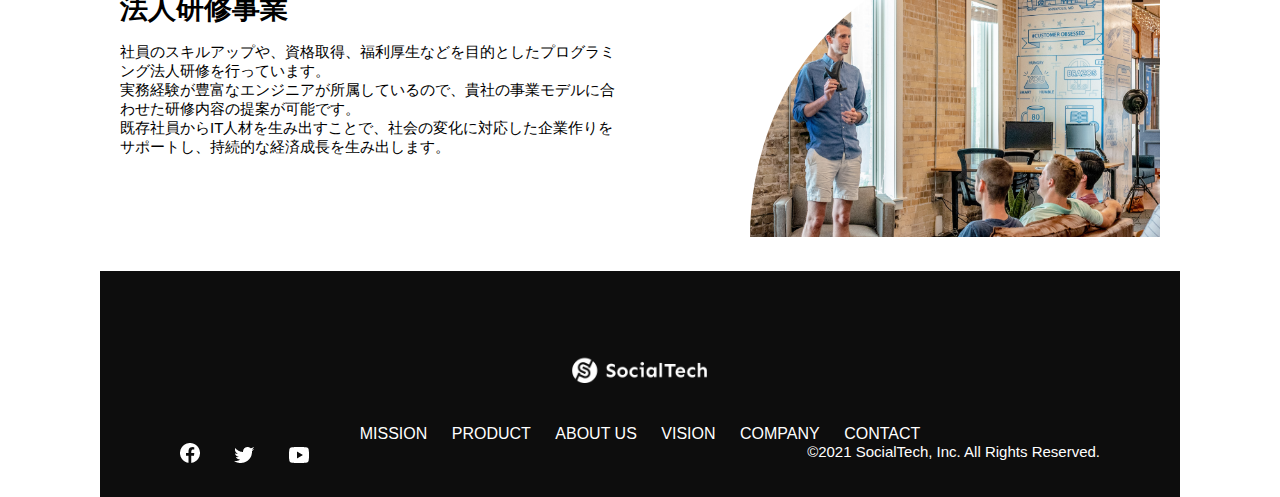
<file: kadai_tutorial_output/product.html>
<!DOCTYPE html>
<html>
  <head>
    <title>SocialTech -PRODUCT プロダクト-</title>
    <meta charset="utf-8">
    <meta name="description" content="SocialTechの4つのプロダクトを紹介します">
    <meta name="viewport" content="width=device-width, initial-scale=1.0">
    <link rel="stylesheet" href="style.css">
  </head>

  <body>
    <!-- ヘッダー -->
    <header>
      <!-- ロゴ -->
      <a href="index.html" id="logo">
        <img src="images/logo.png" alt="トップページに戻る">
      </a>

      <!-- PC用ナビゲーション -->
      <nav id="nav-pc">
        <ul>
          <li><a href="mission.html">MISSION</a></li>
          <li><a href="product.html">PRODUCT</a></li>
          <li><a href="index.html#aboutus">ABOUT US</a></li>
          <li><a href="index.html#vision">VISION</a></li>
          <li><a href="index.html#company">COMPANY</a></li>
          <li><a href="index.html#contact">CONTACT</a></li>
        </ul>
      </nav>

      <!-- スマホ用メニューボタン -->
      <button id="menu-sp" onclick="document.getElementById('nav-sp').style.display = 'block'">
        <img src="images/button-menu.png" alt="ナビゲーションを開く">
      </button>

      <!-- スマホ用ナビゲーション -->
      <div id="nav-sp">
        <button id="close" onclick="document.getElementById('nav-sp').style.display = 'none'">
          <img src="images/button-close.png" alt="ナビゲーションを閉じる">
        </button>

        <nav>
          <ul>
            <li>
              <a id="logo-sp" href="index.html" onclick="document.getElementById('nav-sp').style.display = 'none'"><img src="images/logo-sp.png" alt="トップページに戻る"></a>
            </li>
            <li><a class="menu" href="mission.html" onclick="document.getElementById('nav-sp').style.display = 'none'">MISSION</a></li>
            <li><a class="menu" href="product.html" onclick="document.getElementById('nav-sp').style.display = 'none'">PRODUCT</a></li>
            <li><a class="menu" href="index.html#aboutus" onclick="document.getElementById('nav-sp').style.display = 'none'">ABOUT US</a></li>
            <li><a class="menu" href="index.html#vision" onclick="document.getElementById('nav-sp').style.display = 'none'">VISION</a></li>
            <li><a class="menu" href="index.html#company" onclick="document.getElementById('nav-sp').style.display = 'none'">COMPANY</a></li>
            <li><a class="menu" href="index.html#contact" onclick="document.getElementById('nav-sp').style.display = 'none'">CONTACT</a></li>
          </ul>
        </nav>
        <div id="sns">
          <a href="https://www.facebook.com/sejuku2013">
            <img src="images/button-facebook.png" alt="Facebookのリンク">
          </a>
          <a href="https://twitter.com/samuraijuku">
            <img src="images/button-twitter.png" alt="Twitterのリンク">
          </a>
          <a href="https://www.youtube.com/channel/UCCFOQO5aDK0xXam4cUQXT8g">
            <img src="images/button-youtube.png" alt="YouTubeのリンク">
          </a>
        </div>
      </div>
    </header>

    <main>
      <article>
        <section id="product-main">
          <div class="product-main-inner">
            <div id="product-title">
              <h1>PRODUCT<br><span>プロダクト</span></h1>
              <p>TOP > PRODUCT</p>
            </div>
          </div>
        </section>

        <section class="product-section product-section-left">
          <div class="product-section-img">
            <img src="images/product/product-mantoman.png" alt="PCでコードを書く男性">
          </div>
          <div class="product-read">
            <h2 class="product-h2">MAN TO MAN</h2>
            <h3 class="product-h3">プログラミング教育</h3>
            <p>
              2013年より日本で唯一の専属講師によるマンツーマンのプログラミングレッスンを開始。AI/人工知能コース・エンジニア転職コース・ウェブデザインコースを開設し、ICT教育全般のマンツーマン指導で誰もが生産的で働きがいのある職に付けるサポートをしています。 私たちは、創業当初からプログラミングを教えるのみならず、人生を変える手助けがしたい。という想いを大切にしてきました。<br>ITに強くなりたい、エンジニアになりたい、アプリを作りたい。そんな方々の想いを一緒に叶えるスクールでありたい。と考えています。<br>小中高生や女性、障害者向けのプログラムも用意し、質の高いICT教育をみんなに届けることで、貧困や不平等が無くなる社会を目指します。
            </p>
          </div>
        </section>

        <section class="product-section product-section-right">
          <div class="product-read">
            <h2 class="product-h2">MEDIA</h2>
            <h3 class="product-h3">プログラミング学習メディア</h3>
            <p>2015年より「SocialTech Blog」としてオウンドメディアを設立し、2020年現在月間600万PVの日本最大級のプログラミング学習サイトへと成長しました。<br>新たにYouTubeチャンネルも開設し、無料で挫折せずにプログラミングを学べることを目指して、各チャネルで学習情報をやさしく発信。<br>独学でエンジニアを目指す人には無料で良質な記事や動画コンテンツを提供し、短期間でキャリアチェンジしたい人はマンツーマンレッスンを選択できるよう、各々の要望に合わせた学習機会を創出しています。</p>
          </div>
          <div class="product-section-img">
            <img src="images/product/product-media.png" alt="スマートフォンを操作する人">
          </div>
        </section>

        <section class="product-section product-section-left">
          <div class="product-section-img">
            <img src="images/product/product-career.png" alt="笑顔で話し合う2人の男性">
          </div>
          <div class="product-read">
            <h2 class="product-h2">CAREER</h2>
            <h3 class="product-h3">人材紹介事業</h3>
            <p>「誰もがエンジニアになれる」を叶えるため未経験からエンジニアへ転職するまでの全ての過程をサポートします。<br>エンジニア転職に特化した履歴書や職務経歴書の書き方、面接対策を行い、豊富な求人の中から最適なキャリア選択を支援。<br>転職希望者の目標に寄り添って強みやアピールポイントを整理し、転職活動を通して自身の成長を実感できるキャリア支援を行なっています。<br></p>
          </div>
        </section>

        <section class="product-section product-section-right">
          <div class="product-read">
            <h2 class="product-h2">B2B</h2>
            <h3 class="product-h3">法人研修事業</h3>
            <p>社員のスキルアップや、資格取得、福利厚生などを目的としたプログラミング法人研修を行っています。<br>実務経験が豊富なエンジニアが所属しているので、貴社の事業モデルに合わせた研修内容の提案が可能です。<br>既存社員からIT人材を生み出すことで、社会の変化に対応した企業作りをサポートし、持続的な経済成長を生み出します。</p>
          </div>
          <div class="product-section-img">
            <img src="images/product/product-b2b.png" alt="講演中の男性とそれを聴く人々">
          </div>
        </section>
      </article>
    </main>

    <footer>
      <div id="footer-logo">
        <img src="images/logo-sp.png" alt="SocialTech">
      </div>
      <div id="footer-link">
        <a href="mission.html">MISSION</a>
        <a href="product.html">PRODUCT</a>
        <a href="index.html#aboutus">ABOUT US</a>
        <a href="index.html#vision">VISION</a>
        <a href="index.html#company">COMPANY</a>
        <a href="index.html#contact">CONTACT</a>
      </div>
      <div id="sns-footer">
        <div class="sns-btns">
          <a href="https://www.facebook.com/sejuku2013"><img src="images/button-facebook.png" alt="Facebookのリンク"></a>
          <a href="https://twitter.com/samuraijuku"><img src="images/button-twitter.png" alt="Twitterのリンク"></a>
          <a href="https://www.youtube.com/channel/UCCFOQO5aDK0xXam4cUQXT8g"><img src="images/button-youtube.png" alt="YouTubeのリンク"></a>
        </div>
        <p id="copyright">&copy;2021 SocialTech, Inc. All Rights Reserved.</p>
      </div>
    </footer>
    
  </body>
</html>
</file>
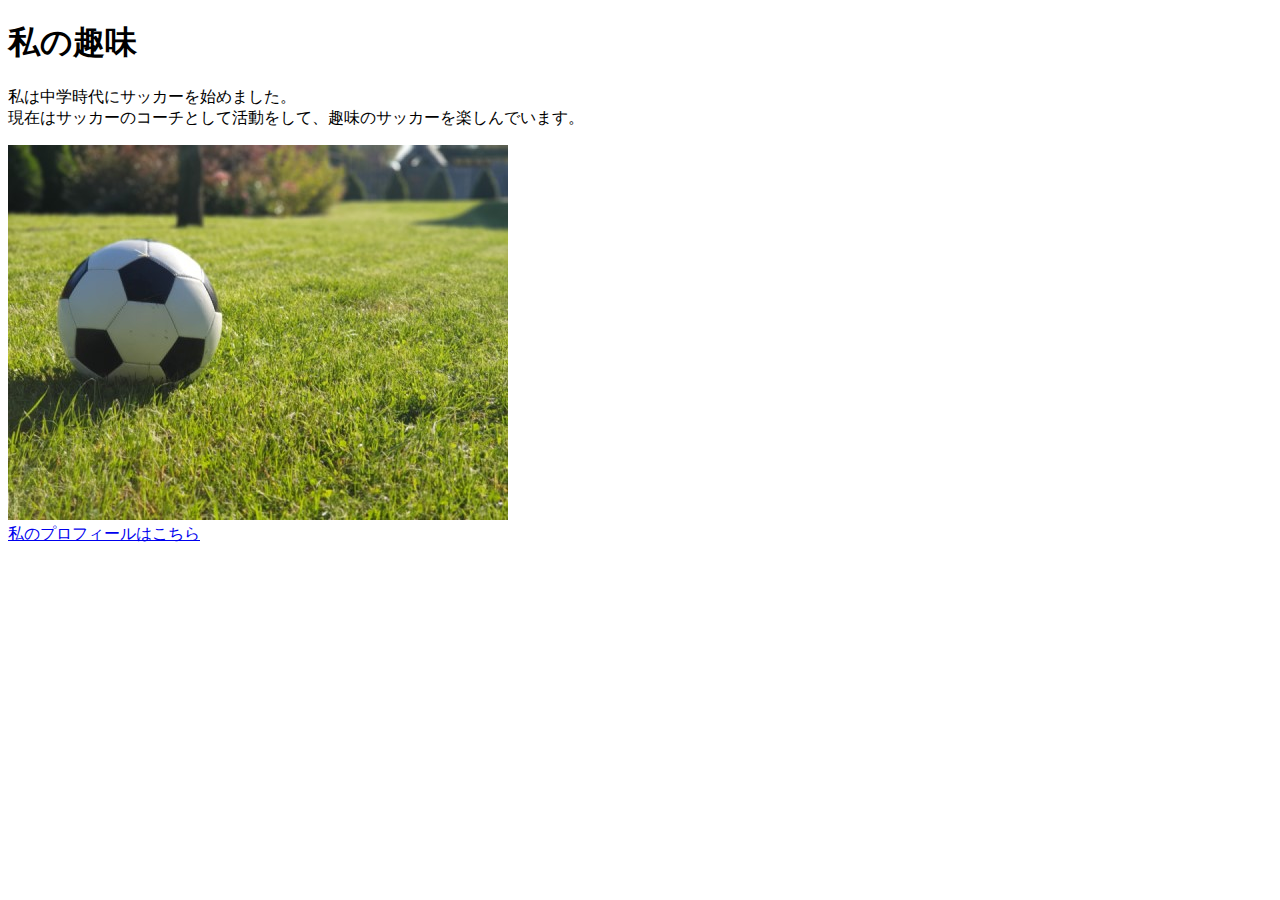
<file: kadai_005/html/kadai_005.html>
<!DOCTYPE html>
<html>
<head>
  <title>5章課題</title>
  <meta name="description" content="このページは5章の課題です。">
  <meta charset="UTF-8">
</head>
<body>
  <h1>私の趣味</h1>
  <p>私は中学時代にサッカーを始めました。<br>
    現在はサッカーのコーチとして活動をして、趣味のサッカーを楽しんでいます。
  </p>
  <img src="../images/sample.jpg"><br>
  <a href="https://x.com/samuraijuku">私のプロフィールはこちら</a>
</body>
</html>
</file>
<file: kadai_tutorial_output/style.css>
/* PC、スマホ共通スタイル */
* {
  box-sizing: border-box;
}

p {
  font-size: 15px;
}

body {
  font-family: "Source Sans Pro", "Hiragino Kaku Gothic ProN", Meiryo, Arial, sans-serif;
  max-width: 1080px;
  margin: 0 auto 0 auto;
}

/* ヘッダー */

header {
  display: flex;
  justify-content: space-between;
}

/* ナビゲーションのレイアウト */

#nav-pc {
  font-size: 14px;
}

#nav-pc ul {
  display: flex;
  padding-left: 0;
}

#nav-pc li {
  list-style: none;
}

/* ナビゲーションのリンクの装飾設定 */

#nav-pc a {
  text-decoration: none;
  margin-left: 20px;
  color: #0d0d0d;
}

#nav-pc a:hover {
  text-decoration: underline;
}

/* スマホ用ナビを非表示 */
#nav-sp,
#menu-sp {
  display: none;
}

/* メインビジュアル*/

#main-visual {
  position: relative;
  height: 400px;
}

#main-message {
  position: absolute;
  top: 0;
  left: 0;
  background-color: #2710d5;
  color: #ffffff;
  border-radius: 0 0 476px 0;
  max-width: 620px;
  height: 100%;
  width: 100%;
  z-index: 11;
}

#main-message > h1 {
  font-size: 60px;
  margin: 100px 0 0 50px;
}

#main-message > p {
  font-size: 28px;
  margin: 0 0 0 50px;
}

#main-visual > img {
  max-width: 620px;
  border-radius: 476px 0 0 0;
  position: absolute;
  top: 0;
  right: 0;
  z-index: 10;
}

/* 見出し */
h2 {
  margin: 40px 0 0 0;
}

h2::after {
  content: url("images/line.png");
  margin-left: 10px;
}

h3 {
  font-size: 27px;
}

/* ミッション */
#mission {
  margin: 80px auto 80px auto;
}

#mission-flex {
  display: flex;
}

#mission-flex > div {
  width: 50%;
  margin: 20px;
}

#mission-photo {
  width: 100%;
}

#s2dgs {
  margin-top: 50px;
  width: 100%;
}

/* プロダクト */

#product {
  background-color: #fafafa;
  margin: 80px 0 80px 0;
  padding: 10px 40px 0px 40px;
}

/* 外枠 */
#product .product-flex {
  margin-top: 40px;
  display: flex;
}

/* 左のカラム */
#product-left {
  width: 50%;
  margin-right: 20px;
}

/* 右のカラム */
#product-right {
  width: 50%;
  margin-left: 20px;
  margin-top: 80px;
}

/* 画像＋説明の枠 */
#product-left > div {
  position: relative;
  height: 480px;
  margin-right: 20px;
}

#product-right > div {
  position: relative;
  height: 480px;
  margin-left: 20px;
}

/* 画像 */

.product-photo {
  width: 100%;
}

/* 説明文の枠 */

.product-explain {
  background-color: #ffffff;
  position: absolute;
  left: 0;
  bottom: 50px;
  margin: 0 40px 0 40px;
  padding: 20px;
  box-shadow: 5px 5px 10px rgba(0, 0, 0, 0.05);
}

/* 説明文の英語 */
.product-explain > span {
  color: #2710d5;
  font-weight: bold;
  font-size: 16px;
  margin: 0;
}

/* 説明文の見出し */
.product-explain > h3 {
  margin: 5px 0 5px 0;
}

/* 説明文 */
.product-explain > p {
  font-size: 14px;
  margin: 0;
}

/* もっと見るボタン */
#product-more {
  text-align: center;
}

#product-more a {
  position: relative;
  bottom: -42px;
}

/* ABOUT US */
#aboutus {
  margin: 80px auto 80px auto;
}

/* 3つの組織文化と画像を入れる枠 */
#aboutus > div {
  display: flex;
}

/* 画像 */
.culture-img {
  width: 50%;
  align-self: flex-start;
}

.culture-img2 {
  margin-top: 50px;
  width: 100%;
}

/* 3つの組織文化の表 */
.culture-table {
  margin-right: 50px;
}

/* 番号 */
.culture-num {
  font-size: 80px;
  color: #2710d5;
  padding: 0 20px 0 0;
}

/* 見出し */
.culture-table th {
  text-align: left;
  font-size: 28px;
  font-weight: bold;
}

/* 組織文化英語 */
.culture-en {
  color: #2710d5;
  font-size: 24px;
}

/* 説明文 */
.culture-description {
  margin: 0;
}

/* ビジョン */
#vision {
  margin: 80px auto 80px auto;
}

/* セクション内の外枠*/
#vision > div {
  display: flex;
  justify-content: space-between;
  flex-wrap: wrap;
}

/*7つの行動指針の枠*/
.vision-box {
  width: 300px;
  height: 300px;
  margin-bottom: 30px;
  position: relative;
}

.vision-box > img {
  width: 100%;
  position: relative;
  z-index: 30;
}

.vision-box > div {
  position: absolute;
  top: 0;
  left: 0;
  z-index: 31;
  margin-right: 20px;
}

.vision-box > div > h4 {
  color: #2710d5;
  font-size: 19px;
  margin: 80px 0 0 0;
}

.vision-box > div > h4::first-letter {
  font-size: 40px;
}

.vision-box > div > h5 {
  font-size: 20px;
  margin: 0 0 0 0;
}

.vision-box > div > p {
  margin: 10px 0 0 0;
}

/* 会社概要 */
#company {
  margin: 80px auto 80px auto;
}

#company-table {
  width: 100%;
}

.tableheader {
  text-align: left;
  padding: 20px;
  border-bottom-color: #2710d5;
  border-bottom-width: 1px;
  border-bottom-style: solid;
  width: 100px;
}

.tableheader-first {
  border-top-color: #2710d5;
  border-top-width: 1px;
  border-top-style: solid;
}

.cell {
  padding: 30px;
  border-bottom-color: #ececec;
  border-bottom-width: 1px;
  border-bottom-style: solid;
}

.cell-first {
  border-top-color: #ececec;
  border-top-width: 1px;
  border-top-style: solid;
}

#company > iframe {
  width: 100%;
  height: 368px;
  margin-top: 40px;
}

/* お問い合わせ */
#contact {
  margin: 80px auto 80px auto;
}

/* 外枠 */
#contact > form > div {
  display: flex;
  flex-direction: row;
  flex-wrap: wrap;
  padding-bottom: 30px;
}

/* 左列の見出し */
.contact-heading {
  width: 240px;
  align-self: center;
}

/* 見出しのラベル */
.contact-label {
  font-weight: bold;
}

/* 必須 */
.contact-span {
  color: #ce2222;
  margin: 0 0 0 20px;
  font-weight: bold;
}

/* テキストボックス */
.contact-textbox {
  border-top: 0px;
  border-left: 0px;
  border-right: 0px;
  border-bottom-width: 1px;
  border-bottom-color: #707070;
  border-style: solid;
  background-color: #fafafa;
  width: 400px;
  height: 56px;
}

/* お問い合わせ内容のテキストエリア */
.contact-textarea {
  border-top: 0px;
  border-left: 0px;
  border-right: 0px;
  border-bottom-width: 1px;
  border-bottom-color: #707070;
  background-color: #fafafa;
  width: 400px;
  height: 200px;
}

/* 個人情報の取り扱い */
#contact dt {
  font-weight: bold;
}

#contact dd {
  margin: 0 0 16px 0;
}

#contact dd p {
  margin: 0;
}

#contact dd ul {
  padding-left: 0;
}

#contact dd li {
  margin-bottom: 0;
  list-style: none;
}

/* フッター */
footer {
  background-color: #0d0d0d;
  text-align: center;
  padding: 80px 80px 30px 80px;
}

#footer-logo {
  margin-bottom: 30px;
}

footer-link {
  margin-bottom: 50px;
}

#footer-link > a {
  text-decoration: none;
  margin: 10px;
  color: #ffffff;
}

#footer-link > a:hover {
  text-decoration: underline;
}

#sns-footer {
  display: flex;
  justify-content: space-between;
  text-align: left;
}

#sns-footer a {
  margin-right: 30px;
}

#copyright {
  color: #ffffff;
  margin: 0;
}

 /* mission.html用スタイル */
 /* ミッションのメインビジュアル */
 .mission-main-inner {
  background-image: url("images/mission/mission-main.png");
  background-repeat: no-repeat;
  background-position-y: center;
}

#mission-title {
  background-color: #2710d5;
  width: 368px;
  color: #ffffff;
  height: 496px;
  border-radius: 0 248px 248px 0;
  position: relative;
}

#mission-title h1 {
  position: absolute;
  top: 0;
  left: 100px;
  font-size: 80px;
  line-height: 1;
}

#mission-title h1 span {
  font-size: 26px;
}

#mission-title > p {
  position: absolute;
  top: 350px;
  left: 100px;
  font-size: 16px;
}

 /* ミッションページ　S2DGSの設定 */
 #mission-s2dgs {
  padding: 20px;
}

.mission-h2 {
  color: #2710d5;
  font-size: 40px;
}

.mission-h2::after {
  content: none;
}

 /* ミッションページ　5つのゴールの設定 */
 #mission-five-goals {
  padding: 20px;
  display: flex;
}

#mission-five-goals .five-goals-image {
  width: 30%;
  padding: 20px;
}

#mission-five-goals .five-goals-image img {
  width: 100%;
}

#mission-five-goals .five-goals-read {
  width: 70%;
  padding: 20px;
}

#mission-five-goals .five-goals-read > div {
  margin-bottom: 40px;
}

.fivegoals-image-right {
  float: right;
  margin: 20px;
}

.fivegoals-image-left {
  float: left;
  margin: 20px;
}

.fivegoals-number {
  color: #2710d5;
  font-size: 48px;
  font-weight: bold;
  margin: 0;
}

.fivegoals-h3 {
  font-size: 28px;
  margin: 0;
}

.fivegoals-p {
  margin: 0;
}

/* プロダクトページ */
.product-main-inner {
  background-image: url("images/product/product-main.png");
  background-repeat: no-repeat;
  background-position-y: center;
}

#product-title {
  background-color: #2710d5;
  width: 368px;
  color: #ffffff;
  height: 496px;
  border-radius: 0 248px 248px 0;
  position: relative;
}

#product-title h1 {
  position: absolute;
  top: 0;
  left: 100px;
  font-size: 80px;
  line-height: 1;
}

#product-title h1 span {
  font-size: 26px;
}

#product-title > p {
  position: absolute;
  top: 350px;
  left: 100px;
  font-size: 16px;
}

/* セクション */
.product-section {
  display: flex;
  padding: 20px 20px 0;
}

.product-section .product-section-img {
  width: 450px;
}

/* 左が画像のセクション*/
.product-section-left .product-section-img img {
  width: 100%;
  padding: 0 40px 30px 0;
  border-radius: 0 432px 0 0;
}

.product-section-left .product-read {
  width: 50%;
  flex-grow: 1;
}

.product-section-left .product-read p {
  margin-bottom: 0;
}

/* 右が画像のセクション*/
.product-section-right {
  justify-content: space-between;
}

.product-section-right .product-section-img img {
  width: 100%;
  padding: 0 0 30px 40px;
  border-radius: 432px 0 0 0;
}

.product-section-right .product-read {
  width: 500px;
}

.product-h2 {
  color: #2710d5;
  font-size: 24px;
  margin: 0;
}

.product-h3 {
  font-size: 28px;
  margin: 0;
}

/*====================
  スマートフォン用のスタイル
 =====================*/
@media screen and (max-width: 767px) {

  /* PC用ナビゲーション非表示 */
  #nav-pc {
    display: none;
  }

  /* ハンバーガーメニュー */
  #menu-sp {
    display: block;
    background-color: transparent;
    float: right;
    padding: 0;
    border: none;
  }

  /* スマホ用ナビゲーションの表示切替*/
  /* 初期状態、レイアウトと非表示設定 */
  #nav-sp {
    background-color: #2710d5;
    position: fixed;
    left: 0;
    top: 0;
    height: 100%;
    width: 100%;
    display: none;
    z-index: 100;
  }

  /* ×ボタン */
  #close {
    position: absolute;
    top: 20px;
    right: 20px;
    background-color: transparent;
    border: none;
  }

  #nav-sp nav ul {
    padding-left: 0;
  }

  #nav-sp nav li {
    list-style: none;
  }

  /* ナビゲーションメニュー用ロゴ */
  #logo-sp {
    margin: 80px 0 30px 20px;
  }

  /* ナビゲーションのリンクの装飾設定 */

  #nav-sp nav a {
    display: block;
    color: #ffffff;
  }

  #nav-sp nav a:hover {
    text-decoration: underline;
  }

  #nav-sp .menu {
    text-decoration: none;
    margin: 0 20px 0 20px;
    height: 44px;
    font-size: 16px;
    background-image: url("images/arrow.png");
    background-repeat: no-repeat;
    background-position: right top;
  }

  #sns {
    position: absolute;
    bottom: 20px;
    left: 20px;
  }

  #sns > a {
    margin-right: 30px;
  }

  メインビジュアル #main-visual {
    position: relative;
    height: 470px;
  }

  #main-visual > div {
    text-align: center;
    height: 280px;
  }

  #main-visual h1 {
    font-size: 28px;
    margin: 90px 0 0 0;
  }

  #main-visual > div > p {
    margin: 0;
    font-size: 15px;
  }

  #main-visual > img {
    width: 100%;
    border-radius: 476px 0 0 0;
    top: auto;
    bottom: 0;
  }

  /*見出し*/
  h2 {
    margin: 15px 0 15px 0;
  }

  h3 {
    font-size: 24px;
    margin: 10px 0 0 0;
  }

  /* ミッション */
  #mission {
    margin: 20px 0 20px 0;
    padding: 0 20px 0 20px;
  }

  #mission-flex {
    flex-direction: column;
  }

  #mission-flex > div {
    width: 100%;
    margin: 0;
  }

  /* プロダクト */
  #product {
    margin: 0;
    padding: 10px 20px 0 20px;
  }

  /* 外枠 */
  #product .product-flex {
    flex-direction: column;
    margin-top: 0;
  }

  /* 左右のカラム　スマホでは縦並び */
  #product-left,
  #product-right {
    width: 100%;
    margin: 0;
  }

  /*  画像＋説明の枠 */
  #product-left > div,
  #product-right > div {
    height: auto;
    margin: 0;
  }

  /* 説明文の枠 */
  .product-explain {
    position: relative;
    margin: 0;
  }

  .product-explain > h3 {
    margin: 10px 0 10px 0;
    font-size: 24px;
  }

  /* もっと見るボタン */
  #product-more {
    text-align: left;
  }

  /* ABOUT US */
  #aboutus {
    margin: 80px 20px 80px 20px;
  }

  #aboutus > div {
    flex-direction: column;
  }

  .culture-table th {
    font-size: 16px;
  }

  .culture-table {
    margin-right: 0;
    padding-right: 20px;
    order: 2;
  }

  .culture-img {
    width: 100%;
    order: 1;
  }

  .culture-img2 {
    margin-top: 0;
  }

  .culture-num {
    padding: 0;
  }

  .culture-description {
    margin: 0;
  }

  /* ビジョン */
  #vision {
    margin: 80px 20px 80px 20px;
  }

  .vision-box > img {
    position: absolute;
    top: 0;
    left: 0;
  }

  .vision-box > div > h4 {
    margin: 60px 0 0 0;
  }

  /*会社概要*/
  #company {
    margin: 0 20px 0 20px;
  }

  #company > h3 {
    margin-bottom: 20px;
  }

  .tableheader {
    width: 50px;
  }

  .cell {
    padding: 20px;
  }

  #company > iframe {
    height: 240px;
  }

  /* お問い合わせ */
  #contact {
    margin: 80px 20px 80px 20px;
  }

  #contact > h3 {
    margin-bottom: 20px;
  }

  #contact > form > div {
    flex-direction: column;
    margin-bottom: 20px;
  }

  .contact-heading {
    align-self: auto;
    margin-bottom: 20px;
  }

  .contact-textbox {
    min-width: 300px;
    width: 100%;
  }

  .contact-textarea {
    height: 150px;
    width: 100%;
  }

  .radiobutton {
    margin-bottom: 20px;
  }

   /* フッター */
   footer {
    padding: 30px 20px 50px 20px;
    text-align: left;
  }

  #footer-link > a {
    margin: 0 20px 30px 0;
    display: block;
    background-image: url("images/arrow.png");
    background-repeat: no-repeat;
    background-position: right top;
  }

  #footer-link > a:hover {
    text-decoration: underline;
  }

  #sns-footer {
    flex-direction: column;
    justify-content: flex-start;
  }

  #copyright {
    font-size: 12px;
    margin-top: 30px;
  }

   /* mission.html用スタイル */
   /* ミッションのメインビジュアル */
   #mission-main {
    height: 256px;
    margin-top: 4%;
    position: relative;
  }

  .mission-main-inner {
    height: 80%;
    background-size: cover;
  }

  #mission-title {
    width: 136px;
    height: 256px;
    position: absolute;
    top: -10%;
  }

  #mission-title h1 {
    left: 20px;
    font-size: 40px;
  }

  #mission-title h1 span {
    font-size: 18px;
  }

  #mission-title > p {
    top: 180px;
    left: 20px;
    font-size: 13px;
  }

  /* ミッションページ　S2DGSの設定 */
  .mission-h2 {
    font-size: 38px;
    margin: 0px;
  }

  .mission-h2::after {
    content: none;
  }

  #mission-s2dgs > img {
    width: 100%;
  }

  /* ミッションページ　5つのゴールの設定 */
  #mission-five-goals {
    flex-direction: column;
  }

  #mission-five-goals > div {
    padding: 0;
  }

  #mission-five-goals .five-goals-image,
  #mission-five-goals .five-goals-read {
    width: 100%;
    padding: 0;
  }

  #mission-five-goals .five-goals-read > div {
    display: flex;
    flex-direction: column;
  }

  .fivegoals-image-right,
  .fivegoals-image-left {
    align-self: center;
  }

   /* プロダクトページ */
   #product-main {
    height: 256px;
    margin-top: 4%;
    position: relative;
  }

  .product-main-inner {
    height: 80%;
    background-size: cover;
  }

  #product-title {
    width: 136px;
    height: 256px;
    position: absolute;
    top: -10%;
  }
  
  #product-title h1 {
    left: 20px;
    font-size: 40px;
  }

  #product-title h1 span {
    font-size: 18px;
  }

  #product-title > p {
    top: 180px;
    left: 20px;
    font-size: 13px;
  }
  /* セクション */
  .product-section {
    flex-direction: column;
  }

  .product-section .product-section-img {
    width: 100%;
  }
  
  .product-section .product-section-img img {
    width: 100%;
    padding: 0;
  }

  /* 右が画像のセクション*/
  .product-section-left .product-section-img img {
    border-radius: 0 300px 0 0;
  }

  .product-section-left .product-read {
    width: 100%;
    flex-grow: 1;
  }

  /* 右が画像のセクション*/
  .product-section-right .product-section-img img {
    order: 1;
    border-radius: 300px 0 0 0;
  }

  .product-section-right .product-read {
    order: 2;
    width: 100%;
  }
}
</file>
<file: kadai_015/style.css>
html {
    font-size: 20px;
}

body {
    font-family: "Arial", "Meiryo", sans-serif;
    text-align: center;
}

.blue {
    color: skyblue;
}

.pink {
    color: rgb(255,192,203);
}

h1 {
    font-family: "Josefin Sans", sans-serif;
    font-size: 2rem;
    letter-spacing: 1.2em;
    text-shadow: 1px 2px 3px #808080;
    border-bottom: solid 3px rgb(115,115,114);
}

#basic > p {
    font-weight: bold;
}
</file>
<file: kadai_018/style.css>
#top {
    width: 800px;
    background-color: #dcc9f4;
    margin: 20px auto;
    text-align: center;
}

.top-child {
    display: inline-block;
    width: 20%;
    background-color: #ffd9df;
}

#middle{
    width: 800px;
    height: 800px;
    margin: 20px auto;
    background-color: #ffd9df;
    position: relative;
}

#middle div {
    width: 200px;
    height: 200px;
    background-color: #87ceeb;
    position: absolute;
}

#middle-child01{
    top: 100px;
    left: 100px;    
}
#middle-child02{
    top: 300px;
    left: 300px;    
}
#middle-child03{
    top: 500px;
    left: 500px;    
}

#bottom {
    width: 800px;
    height: 300px;
    margin:0 auto;
    background-color: #87ceeb;
}

#bottom div {
    width: 400px;
    height: 100px;
    background-color: #e5dcf0;
}

#bottom-child02 {
    position: relative;
    left: 200px;
}

#bottom-child03 {
    position: relative;
    left: 400px;
}
</file>
<file: kadai_022/style.css>
h1, p, body {
    margin: 0;
}

header {
    margin-bottom: 20;
    background-color: rgb(244,79,79);
    text-align: center;
}

h1 {
    color: rgb(255,255,255);
}

main {
    margin: 10px 0;
}

#parent {
    display: flex;
    justify-content: space-between;
}

.contents {
    border: solid 3px rgb(238,204,204);
    flex-basis: 25%;
    padding: 10px 25px;
    margin: 20px 0;
    text-align: center;
}

h2 {
    font-size: 25px;
    border-bottom: dotted 3px rgb(236,122,122);
}
h2::before {
    content: "●";
    color: rgb(239,111,139);
}

.contents p:nth-of-type(2)::first-letter {
    font-weight: bold;
    color: rgb(97,206,249);
}

.contents img {
    margin: 10 0;
    width: 70%;
}

footer {
    background-color: rgb(244,79,79);
    text-align: center;
}

footer a {
    color: rgb(255,255,255);
}

footer a:visited {
    color: rgb(193,234,251);
}

footer a:hover {
    color: rgb(245,178,168);
}

@media screen and (max-width: 768px) {
    h2 {
        font-size: 30px;
    }

    p {
        font-size: 25px;       
    }

    #parent{
        flex-direction: column;
    }
}
</file>
